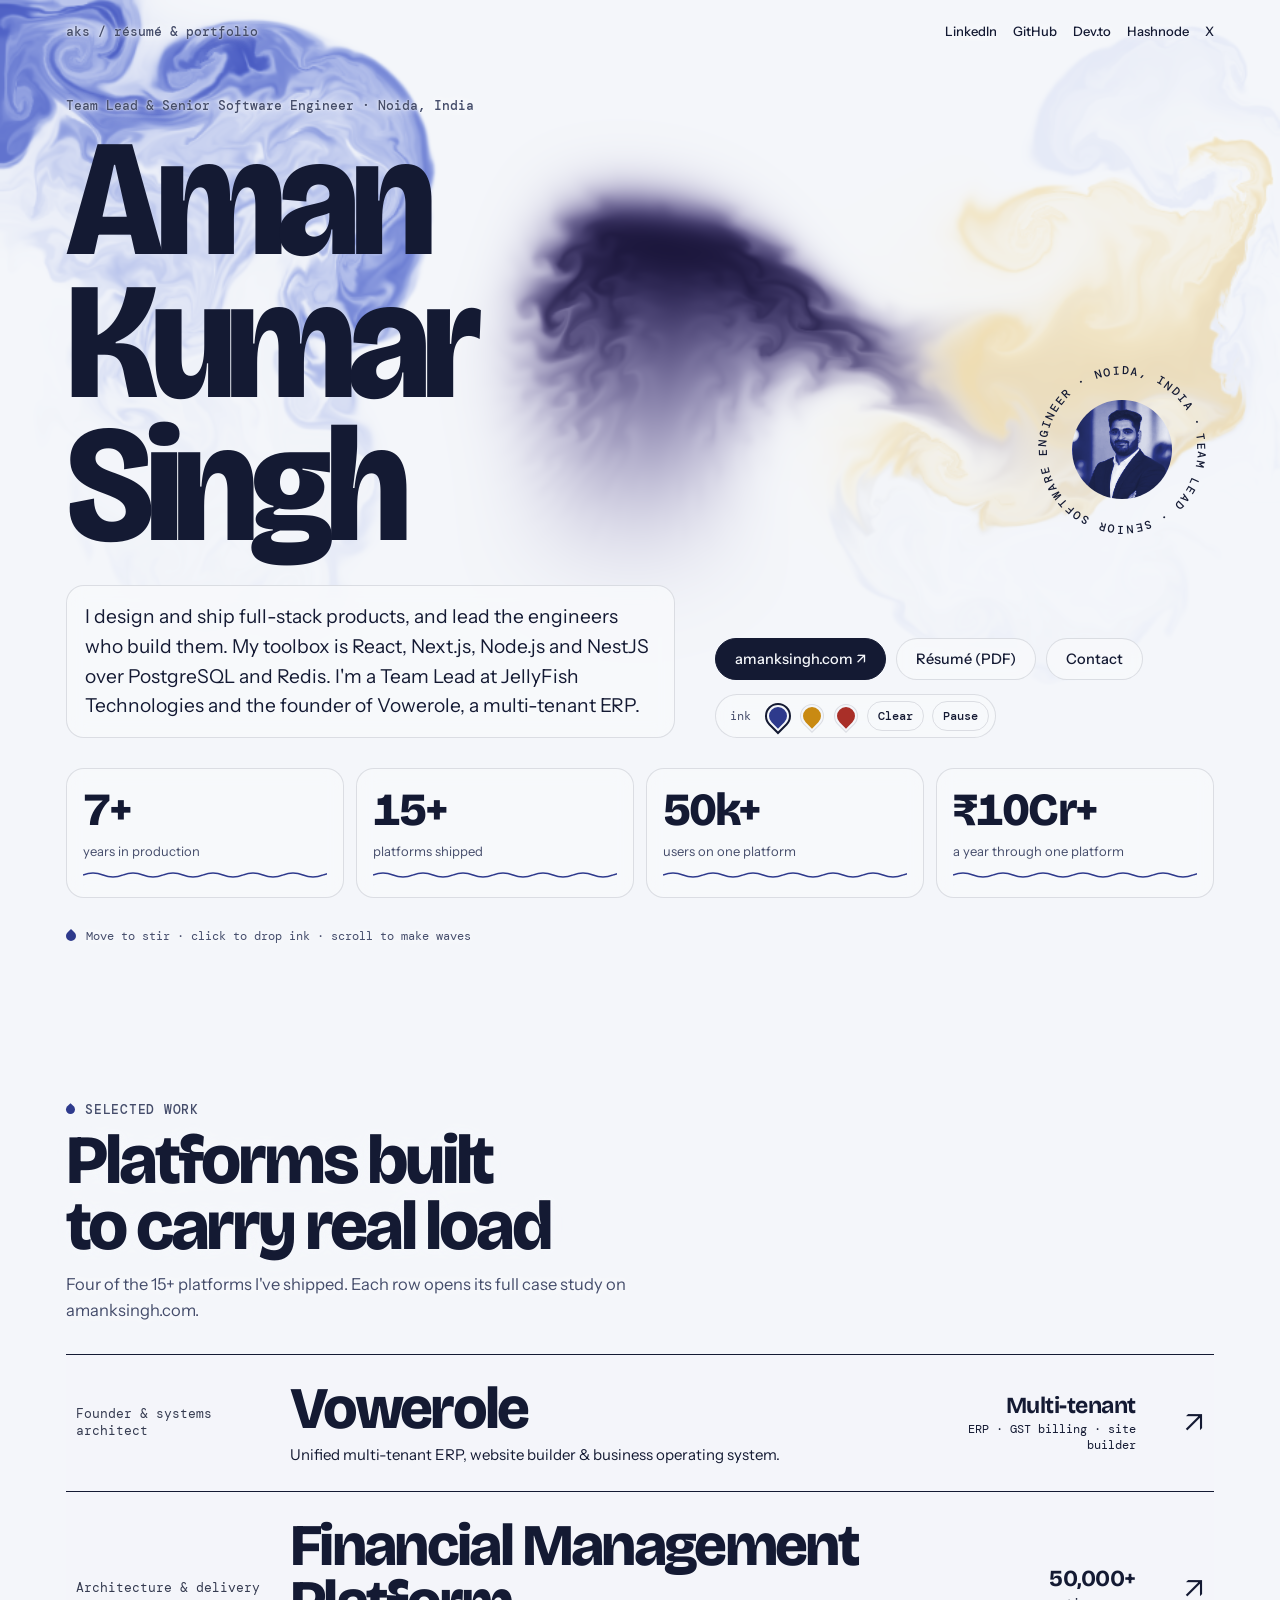
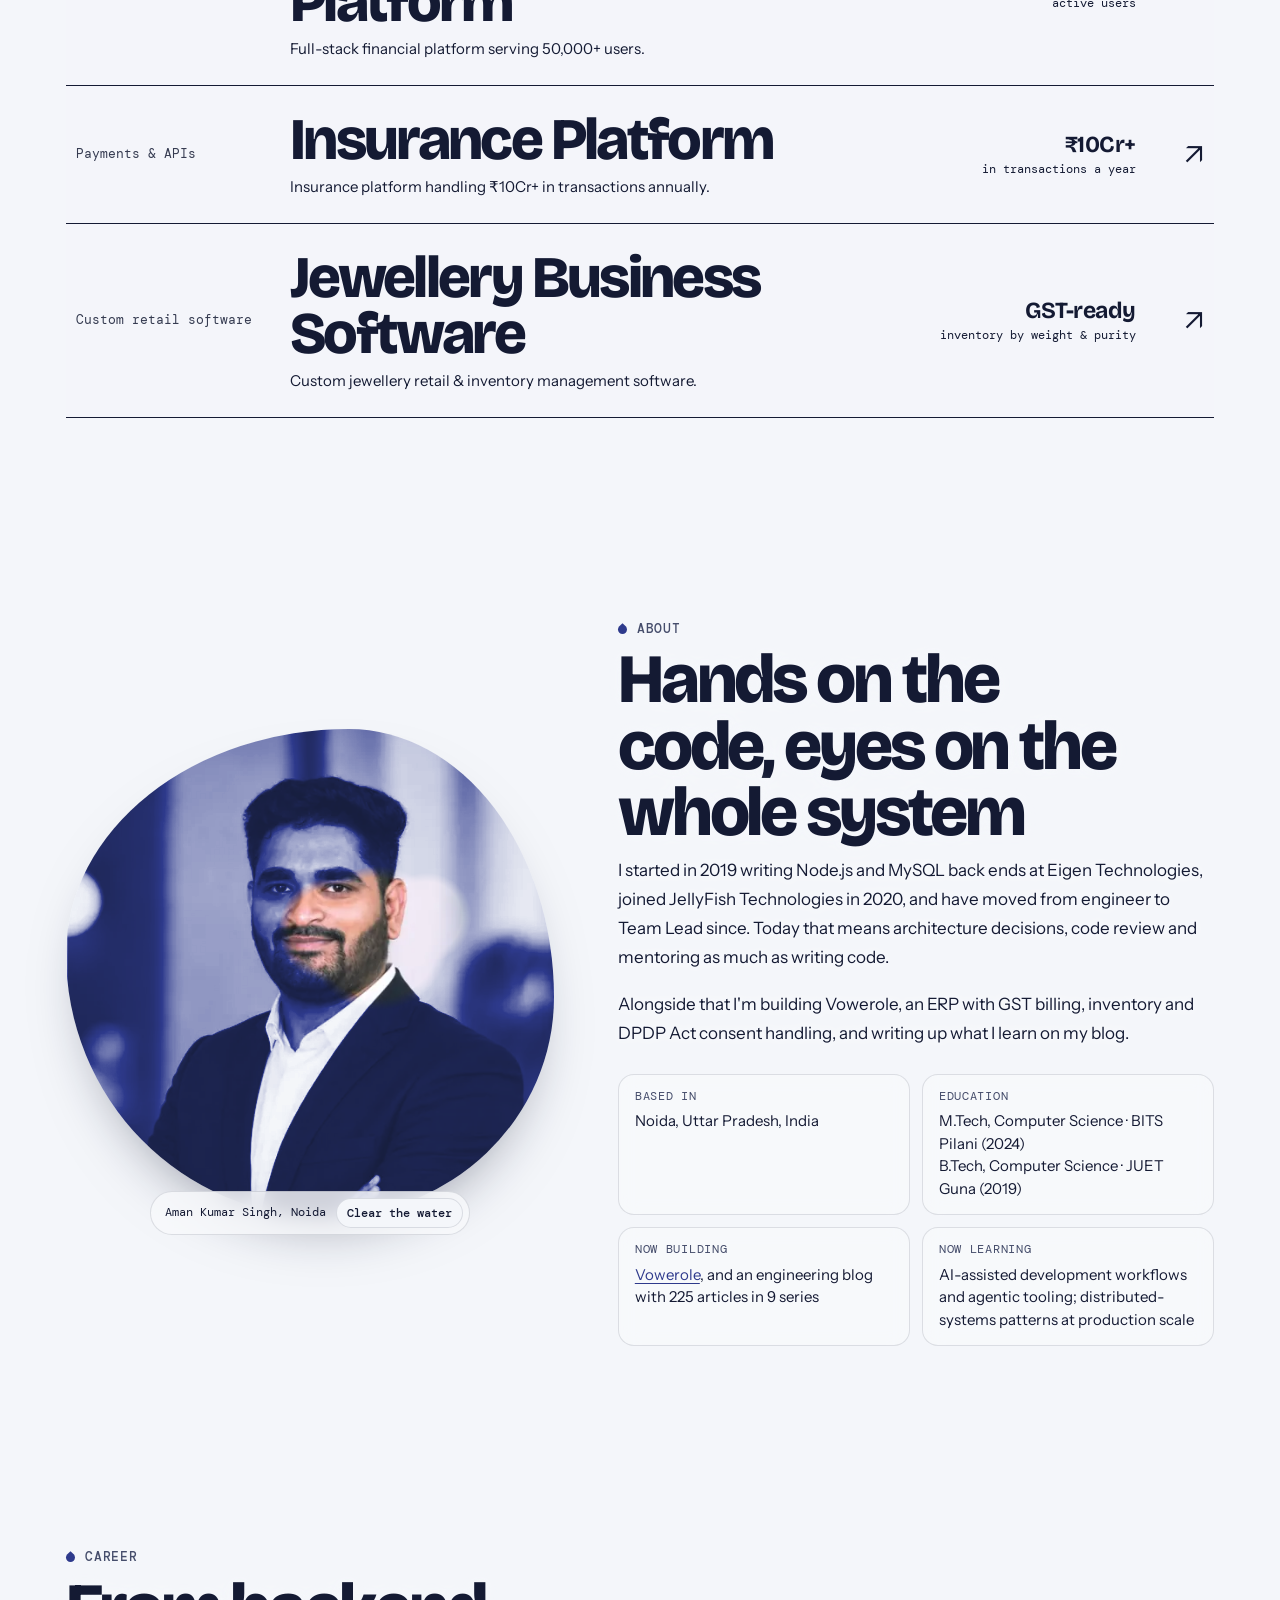
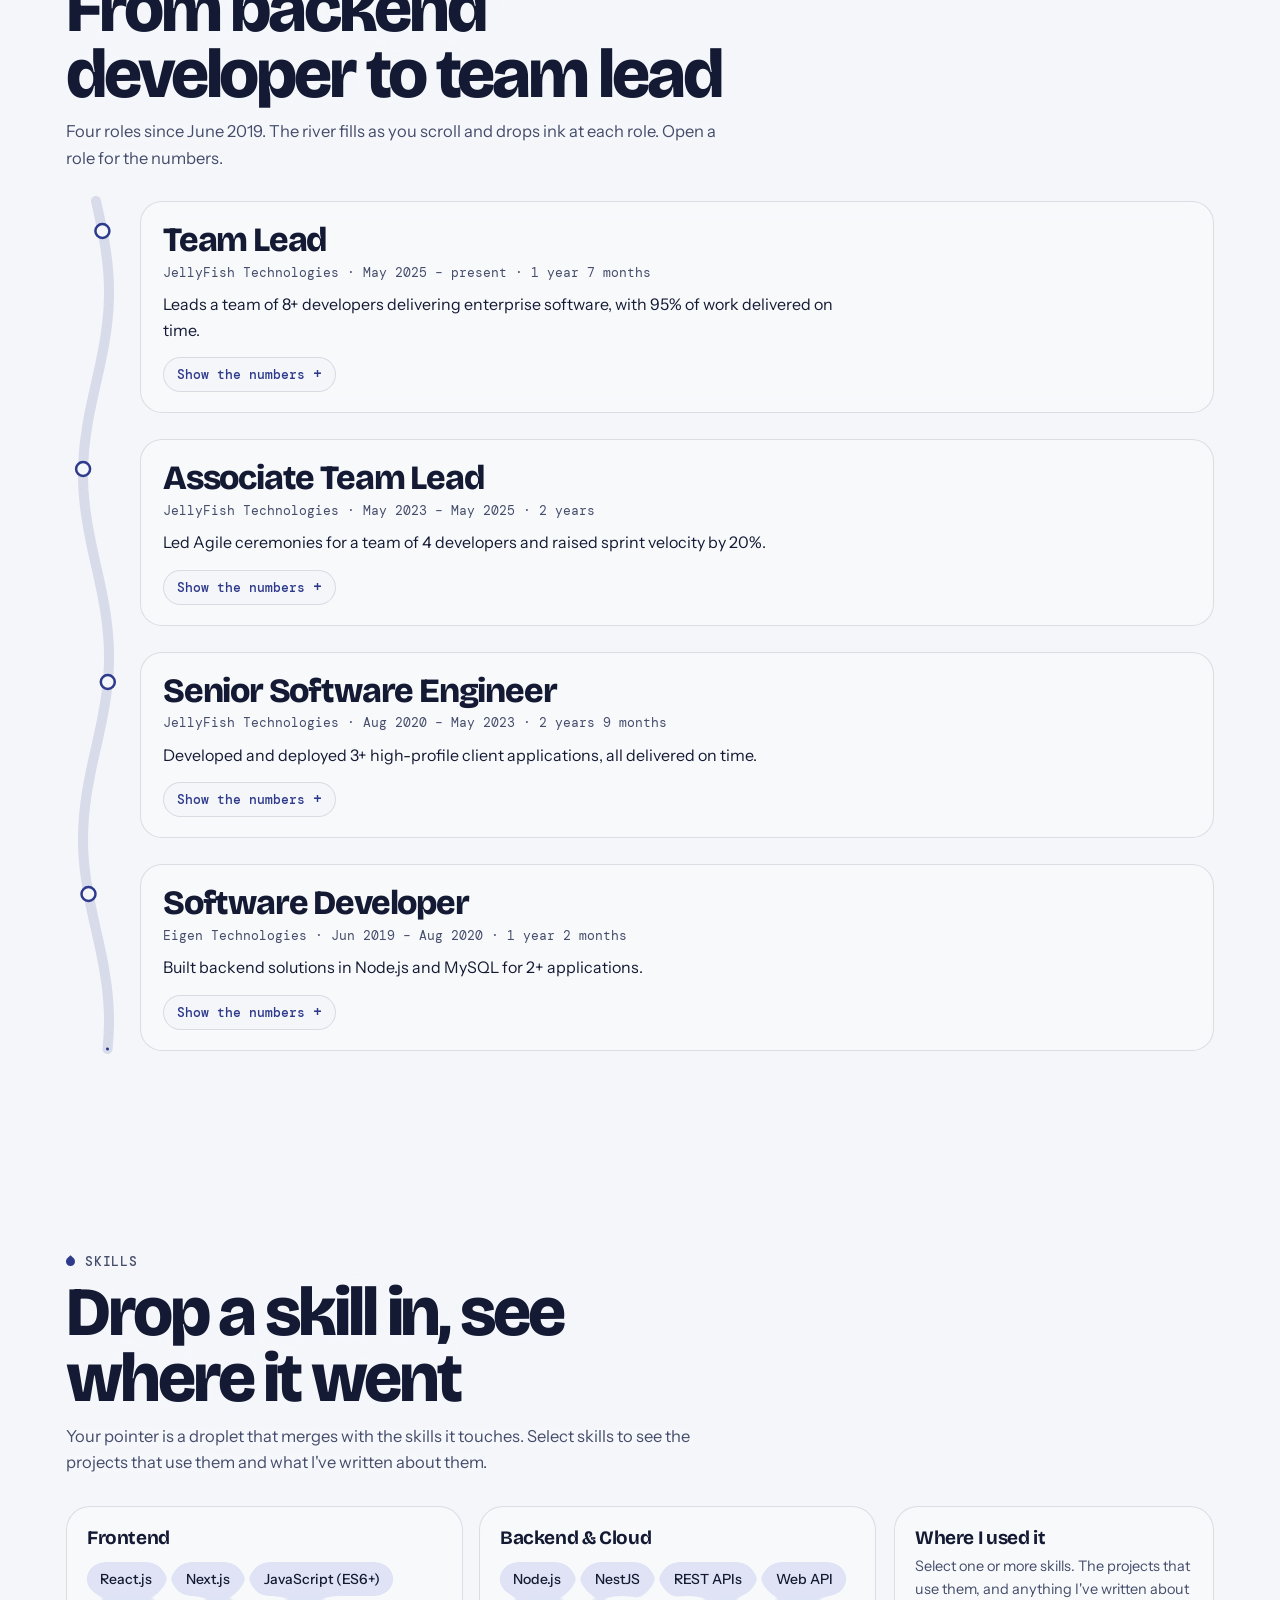
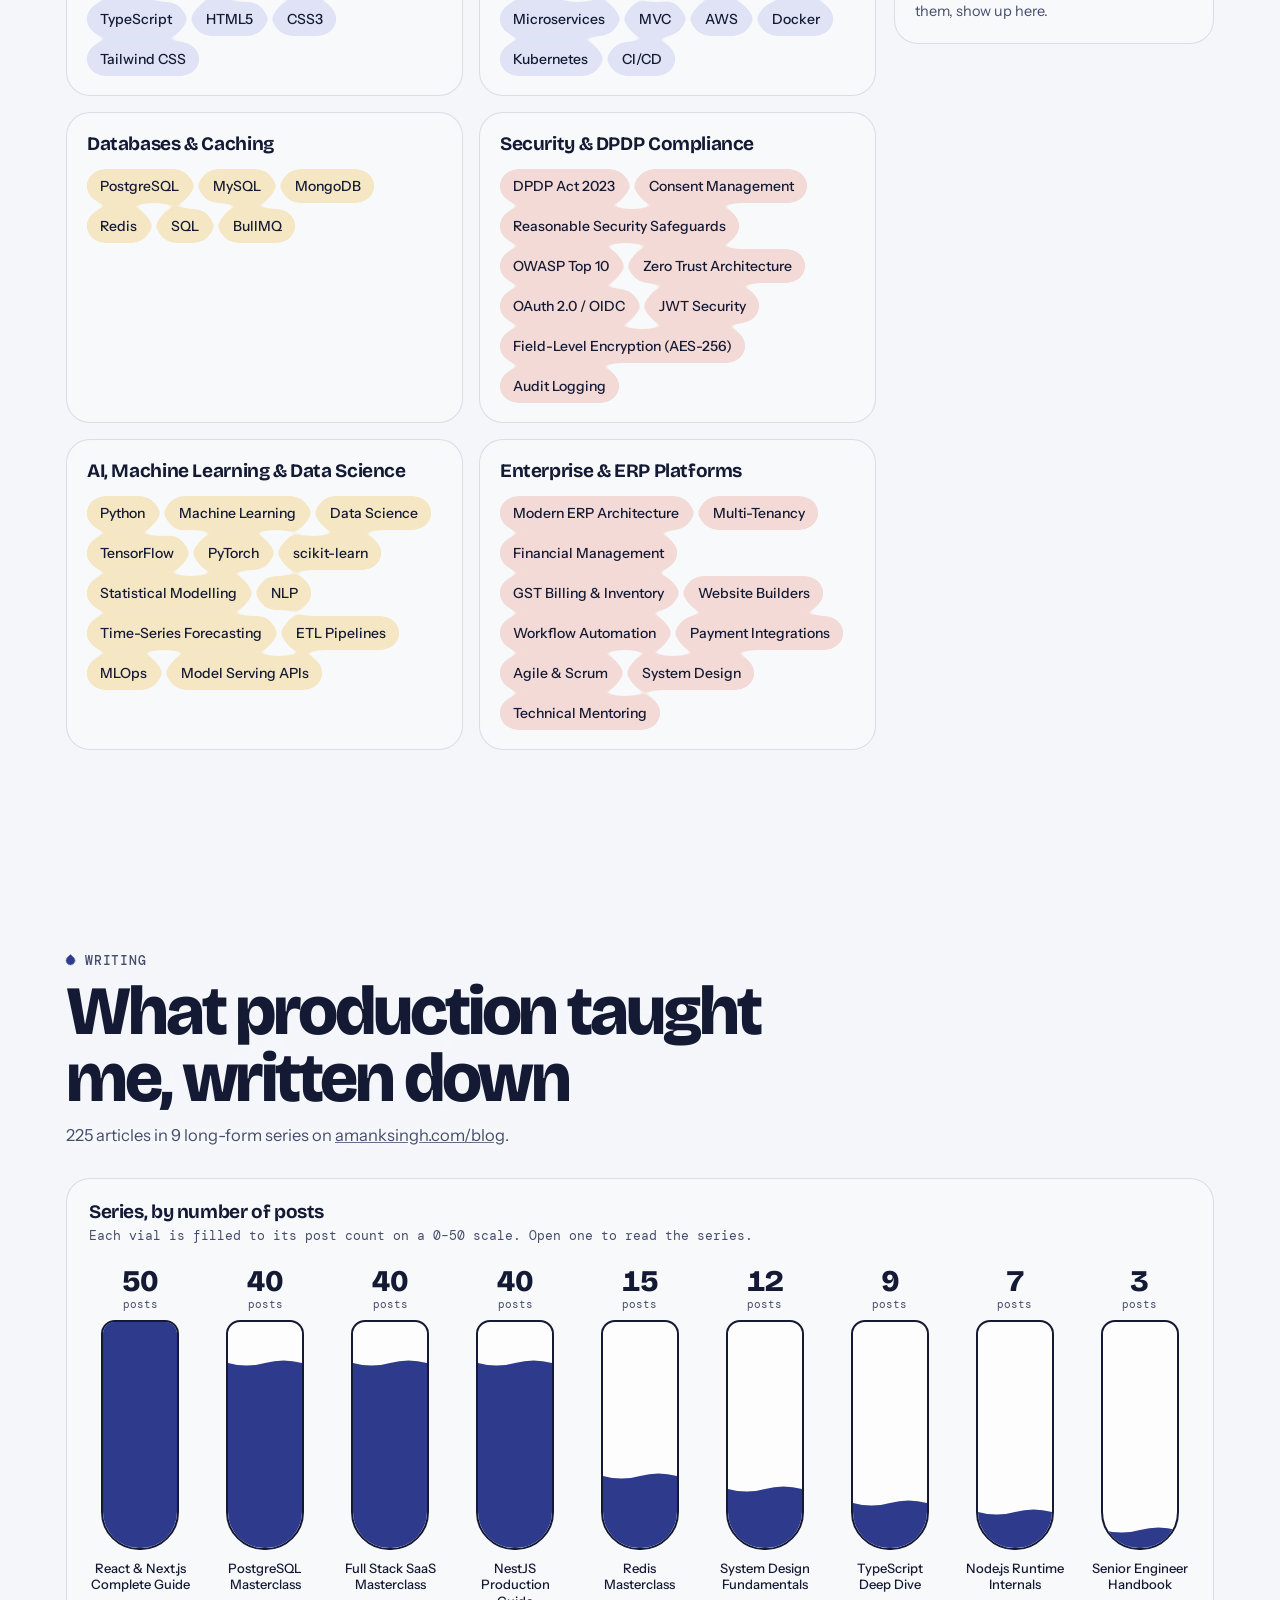
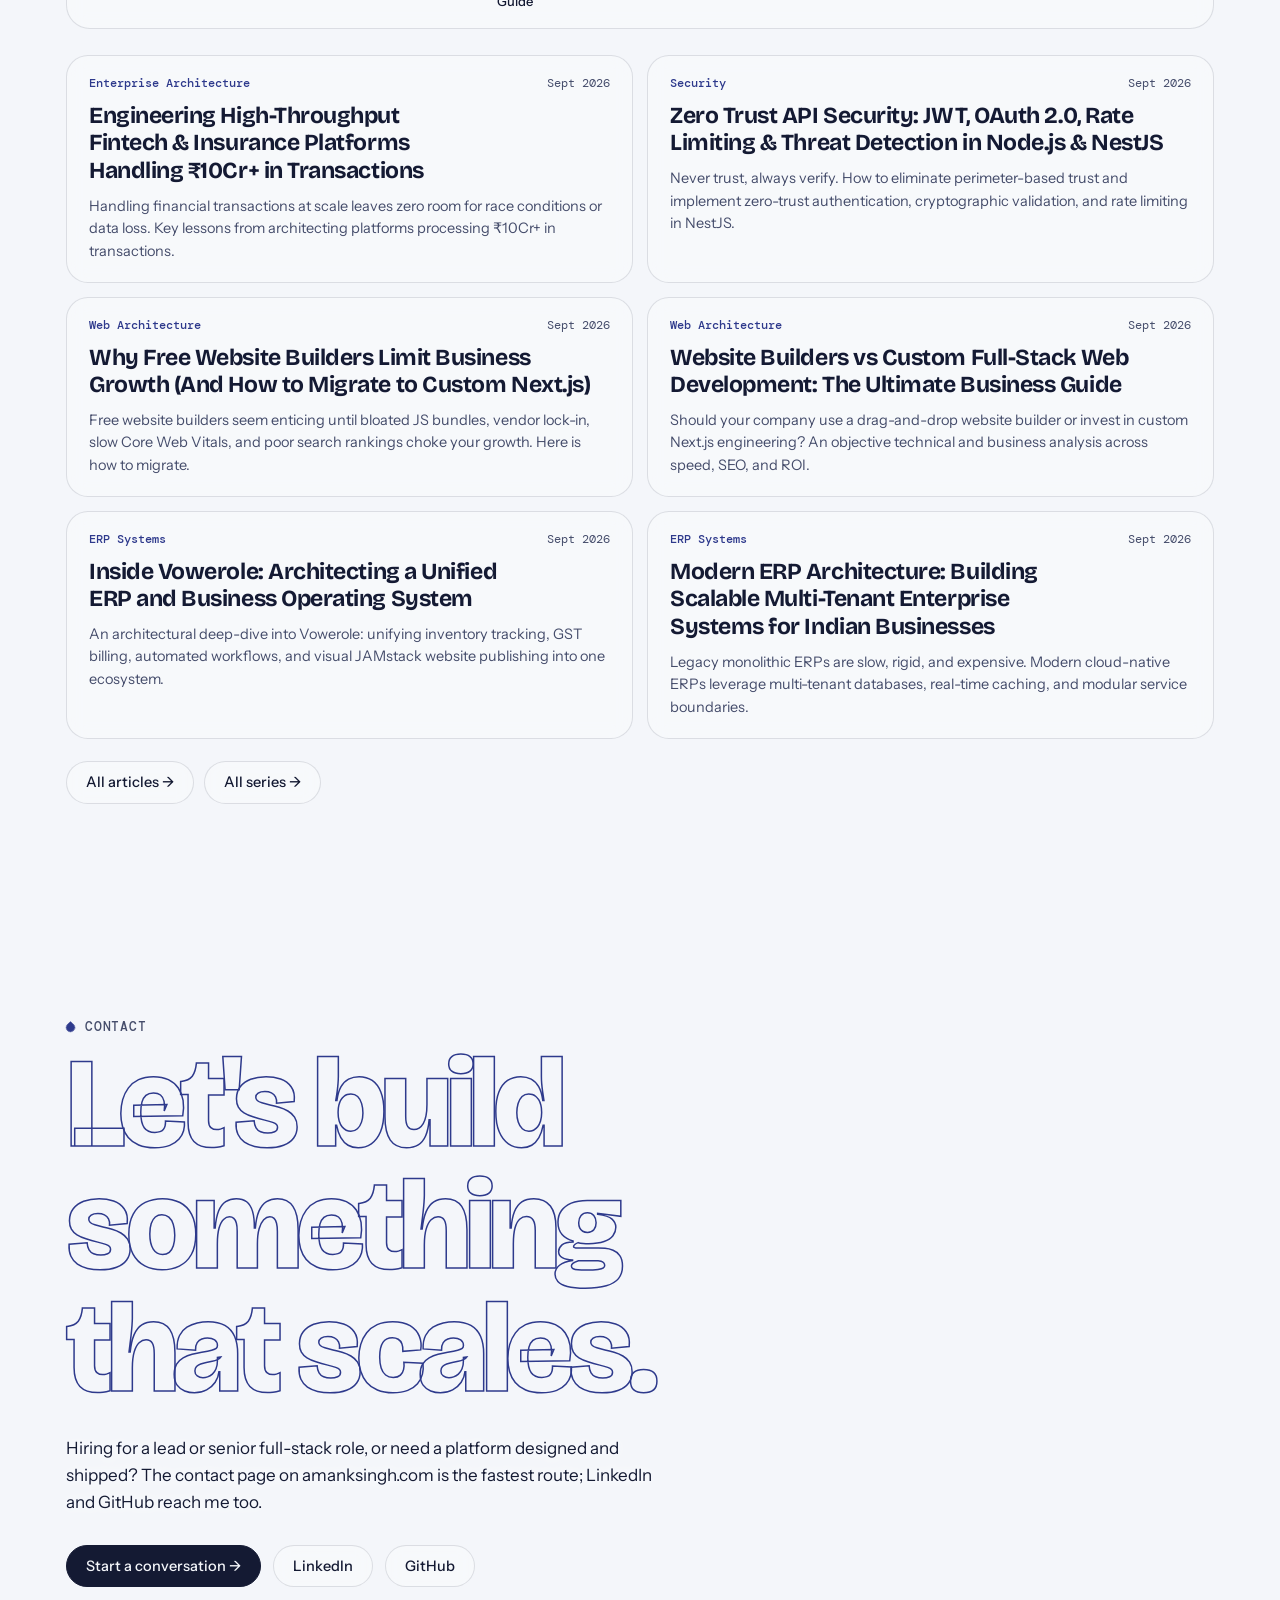
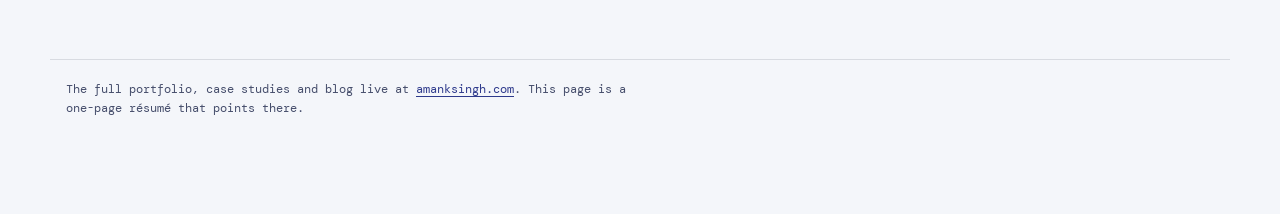
<file: index.html>
<!doctype html>
<html lang="en-IN">
<head>
<meta charset="utf-8">
<meta name="viewport" content="width=device-width,initial-scale=1,viewport-fit=cover">
<script>try{if(!matchMedia('(prefers-reduced-motion: reduce)').matches&&!sessionStorage.getItem('fl-seen'))document.documentElement.className='ld'}catch(e){}</script>
<title>Aman Kumar Singh – Résumé &amp; Portfolio | Team Lead, Noida</title>
<meta name="description" content="Aman Kumar Singh is a Team Lead and Senior Software Engineer in Noida, India. A one-page résumé and portfolio with selected work, career, skills and writing.">
<link rel="canonical" href="https://amansingh1501.github.io/">
<meta name="robots" content="index,follow,max-image-preview:large">
<meta name="author" content="Aman Kumar Singh">
<meta name="theme-color" content="#f4f6fa">
<meta name="color-scheme" content="light">
<meta property="og:type" content="profile">
<meta property="og:site_name" content="Aman Kumar Singh">
<meta property="og:locale" content="en_IN">
<meta property="og:url" content="https://amansingh1501.github.io/">
<meta property="og:title" content="Aman Kumar Singh – Résumé &amp; Portfolio | Team Lead, Noida">
<meta property="og:description" content="Aman Kumar Singh is a Team Lead and Senior Software Engineer in Noida, India. A one-page résumé and portfolio with selected work, career, skills and writing.">
<meta property="og:image" content="https://amansingh1501.github.io/assets/og.png">
<meta property="og:image:width" content="1200">
<meta property="og:image:height" content="630">
<meta property="og:image:alt" content="Aman Kumar Singh, Team Lead and Senior Software Engineer in Noida, India, on an ink-in-water background">
<meta property="profile:first_name" content="Aman">
<meta property="profile:last_name" content="Singh">
<meta name="twitter:card" content="summary_large_image">
<meta name="twitter:title" content="Aman Kumar Singh – Résumé &amp; Portfolio | Team Lead, Noida">
<meta name="twitter:description" content="Aman Kumar Singh is a Team Lead and Senior Software Engineer in Noida, India. A one-page résumé and portfolio with selected work, career, skills and writing.">
<meta name="twitter:image" content="https://amansingh1501.github.io/assets/og.png">
<meta name="twitter:image:alt" content="Aman Kumar Singh, Team Lead and Senior Software Engineer in Noida, India, on an ink-in-water background">
<link rel="me" href="https://github.com/amansingh1501">
<link rel="me" href="https://www.linkedin.com/in/amansingh1597/">
<link rel="icon" href="favicon.svg" type="image/svg+xml">
<link rel="preconnect" href="https://fonts.googleapis.com">
<link rel="preconnect" href="https://fonts.gstatic.com" crossorigin>
<link rel="stylesheet" href="https://fonts.googleapis.com/css2?family=Bricolage+Grotesque:opsz,wdth,wght@12..96,75..100,200..800&family=DM+Mono:wght@400;500&family=Instrument+Sans:wght@400;500;600&display=swap" media="print" onload="this.media='all'">
<noscript><link rel="stylesheet" href="https://fonts.googleapis.com/css2?family=Bricolage+Grotesque:opsz,wdth,wght@12..96,75..100,200..800&family=DM+Mono:wght@400;500&family=Instrument+Sans:wght@400;500;600&display=swap"></noscript>
<link rel="stylesheet" href="assets/site.css">
<script defer src="assets/site.js"></script>
<script type="application/ld+json">{"@context":"https://schema.org","@type":"ProfilePage","@id":"https://amansingh1501.github.io/#profilepage","url":"https://amansingh1501.github.io/","name":"Aman Kumar Singh – Résumé & Portfolio | Team Lead, Noida","description":"Aman Kumar Singh is a Team Lead and Senior Software Engineer in Noida, India. A one-page résumé and portfolio with selected work, career, skills and writing.","inLanguage":"en-IN","dateCreated":"2026-11-22","dateModified":"2026-11-22","primaryImageOfPage":{"@type":"ImageObject","url":"https://amansingh1501.github.io/assets/og.png","width":1200,"height":630},"about":{"@id":"https://amanksingh.com/#person"},"mainEntity":{"@type":"Person","@id":"https://amanksingh.com/#person","name":"Aman Kumar Singh","alternateName":["Aman Singh","Aman K Singh","Aman Kumar Singh","Aman","Aman Noida","Aman Singh Noida"],"givenName":"Aman","additionalName":"Kumar","familyName":"Singh","jobTitle":"Team Lead & Senior Software Engineer","url":"https://amanksingh.com","description":"Team Lead and Senior Software Engineer in Noida, India, building full-stack platforms with React, Next.js, Node.js and NestJS, and the founder of Vowerole.","image":{"@type":"ImageObject","url":"https://amanksingh.com/aman-kumar-singh.jpg","caption":"Aman Kumar Singh"},"sameAs":["https://www.linkedin.com/in/amansingh1597/","https://github.com/amansingh1501","https://github.com/aksingh-jft","https://dev.to/moose978","https://hashnode.com/@moose978","https://amanksinghin.hashnode.dev","https://medium.com/@aman97aman","https://x.com/aman15_i","https://stackexchange.com/users/9500102/aman-singh","https://g.dev/amanksingh0","https://www.instagram.com/a_k.singh15","https://www.facebook.com/moose978","https://about.me/amansingh","https://vowerole.com","https://vowerole.in","https://vowerole.co.in"],"knowsLanguage":["English","Hindi"],"worksFor":{"@type":"Organization","name":"JellyFish Technologies","url":"https://www.jellyfishtechnologies.com/","sameAs":["https://www.jellyfishtechnologies.com/","https://www.linkedin.com/company/teamjft/"]},"address":{"@type":"PostalAddress","addressLocality":"Noida","addressRegion":"Uttar Pradesh","addressCountry":"IN"},"alumniOf":[{"@type":"CollegeOrUniversity","name":"Birla Institute of Technology and Science, Pilani (BITS Pilani)"},{"@type":"CollegeOrUniversity","name":"Jaypee University of Engineering and Technology (JUET), Guna"}]}}</script>
</head>
<body>
<svg width="0" height="0" style="position:absolute" aria-hidden="true" focusable="false">
  <defs>
    <filter id="fl-goo"><feGaussianBlur in="SourceGraphic" stdDeviation="7" result="b"/><feColorMatrix in="b" mode="matrix" values="1 0 0 0 0  0 1 0 0 0  0 0 1 0 0  0 0 0 18 -7" result="g"/><feComposite in="SourceGraphic" in2="g" operator="atop"/></filter>
    <filter id="fl-goo2" x="-10%" y="-20%" width="120%" height="140%"><feGaussianBlur in="SourceGraphic" stdDeviation="6" result="b"/><feColorMatrix in="b" mode="matrix" values="1 0 0 0 0  0 1 0 0 0  0 0 1 0 0  0 0 0 20 -8" result="g"/><feComposite in="SourceGraphic" in2="g" operator="atop"/></filter>
    <filter id="fl-duo" color-interpolation-filters="sRGB"><feColorMatrix type="matrix" values=".3 .59 .11 0 0  .3 .59 .11 0 0  .3 .59 .11 0 0  0 0 0 1 0"/><feComponentTransfer><feFuncR type="table" tableValues="0.078 0.18 0.957"/><feFuncG type="table" tableValues="0.102 0.227 0.965"/><feFuncB type="table" tableValues="0.2 0.549 0.98"/></feComponentTransfer></filter>
    <filter id="fl-ripple" x="-5%" y="-20%" width="110%" height="140%"><feTurbulence type="turbulence" baseFrequency="0.012 0.06" numOctaves="1" seed="2" result="t"><animate attributeName="baseFrequency" dur="5s" values="0.012 0.06;0.018 0.085;0.012 0.06" repeatCount="indefinite"/></feTurbulence><feDisplacementMap in="SourceGraphic" in2="t" scale="9" xChannelSelector="R" yChannelSelector="G"/></filter>
  </defs>
</svg>
<a class="skip" href="#work">Skip to selected work</a>
<canvas id="fl-canvas" aria-hidden="true"></canvas>
<div class="fl-fallback" aria-hidden="true"></div>
<div class="fl-cursor" id="fl-cursor" aria-hidden="true"><span></span></div>
<div class="fl-peek" id="fl-peek" aria-hidden="true"><b></b><small></small></div>
<div class="fl-loader" id="fl-loader" aria-hidden="true">
  <div class="fl-ld">
    <div class="fl-ld-stage"><i class="drop"></i><i class="ring r1"></i><i class="ring r2"></i><i class="ring r3"></i></div>
    <p class="fl-ld-name">Aman Kumar Singh</p>
    <p class="fl-ld-pct">steeping <b id="fl-pct">0</b>%</p>
  </div>
  <p class="skipmsg">click or press any key to skip</p>
</div>

<nav class="fl-dock fl-glass" id="fl-dock" aria-label="Sections">
  <div class="fl-dock-links" id="fl-dock-links">
    <div class="fl-dock-goo" aria-hidden="true"><i class="t"></i><i class="h"></i></div>
    <a href="#work">Work</a><a href="#about">About</a><a href="#career">Career</a><a href="#skills">Skills</a><a href="#writing">Writing</a><a href="#contact">Contact</a>
  </div>
  <span class="fl-dock-sep" aria-hidden="true"></span>
  <div class="fl-dock-ctrl" data-tools hidden>
    <div role="group" aria-label="Ink colour" style="display:flex;gap:6px">
            <button class="fl-swatch" type="button" aria-pressed="true" data-ink="indigo" style="--c:var(--indigo)" aria-label="Indigo ink" title="Indigo"></button>
            <button class="fl-swatch" type="button" aria-pressed="false" data-ink="turmeric" style="--c:var(--turmeric)" aria-label="Turmeric ink" title="Turmeric"></button>
            <button class="fl-swatch" type="button" aria-pressed="false" data-ink="madder" style="--c:var(--madder)" aria-label="Madder ink" title="Madder"></button>
    </div>
    <button class="fl-chip" type="button" data-act="clear">Clear</button>
    <button class="fl-chip" type="button" data-act="pause" aria-pressed="false">Pause</button>
  </div>
</nav>

<div class="fl-content" id="fl-content">
  <header class="wrap fl-hero" id="top">
    <div class="fl-top">
      <span class="fl-mark halo">aks / résumé &amp; portfolio</span>
      <ul class="fl-social halo" aria-label="Profiles">
        <li><a href="https://www.linkedin.com/in/amansingh1597/" rel="me" data-cursor="LinkedIn">LinkedIn</a></li>
        <li><a href="https://github.com/amansingh1501" rel="me" data-cursor="GitHub">GitHub</a></li>
        <li><a href="https://dev.to/moose978" data-cursor="Dev.to">Dev.to</a></li>
        <li><a href="https://amanksinghin.hashnode.dev" data-cursor="Hashnode">Hashnode</a></li>
        <li><a href="https://x.com/aman15_i" data-cursor="X">X</a></li>
      </ul>
    </div>
    <div class="fl-hero-grid">
      <div>
        <p class="fl-kicker halo">Team Lead &amp; Senior Software Engineer · Noida, India</p>
        <h1 class="fl-name" id="name"><span class="sr">Aman Kumar Singh</span><span aria-hidden="true" id="fl-letters"><span class="ln"><span class="ch">A</span><span class="ch">m</span><span class="ch">a</span><span class="ch">n</span></span><span class="ln"><span class="ch">K</span><span class="ch">u</span><span class="ch">m</span><span class="ch">a</span><span class="ch">r</span></span><span class="ln"><span class="ch">S</span><span class="ch">i</span><span class="ch">n</span><span class="ch">g</span><span class="ch">h</span></span></span></h1>
      </div>
      <a class="fl-badge" id="fl-badge" href="#about" data-cursor="Meet me" aria-label="About Aman Kumar Singh">
        <picture><source type="image/webp" srcset="assets/aman-kumar-singh-560.webp"><img src="assets/aman-kumar-singh-560.jpg" width="560" height="560" alt="Portrait of Aman Kumar Singh" decoding="async"></picture>
        <svg viewBox="0 0 200 200" aria-hidden="true"><defs><path id="fl-ring" d="M100,100 m-82,0 a82,82 0 1,1 164,0 a82,82 0 1,1 -164,0"/></defs>
          <g id="fl-ring-g"><text><textPath href="#fl-ring" textLength="508" lengthAdjust="spacing">TEAM LEAD · SENIOR SOFTWARE ENGINEER · NOIDA, INDIA ·</textPath></text></g></svg>
      </a>
    </div>
    <div class="fl-row">
      <p class="fl-lede fl-glass">I design and ship full-stack products, and lead the engineers who build them. My toolbox is React, Next.js, Node.js and NestJS over PostgreSQL and Redis. I'm a Team Lead at JellyFish Technologies and the founder of Vowerole, a multi-tenant ERP.</p>
      <div class="fl-side">
        <div class="fl-cta">
          <a class="fl-btn mag" href="https://amanksingh.com" data-cursor="Full site"><span>amanksingh.com ↗</span></a>
          <a class="fl-btn ghost mag" href="https://amanksingh.com/Aman-Kumar-Singh-Resume.pdf" data-cursor="PDF"><span>Résumé (PDF)</span></a>
          <a class="fl-btn ghost mag" href="#contact" data-cursor="Say hi"><span>Contact</span></a>
        </div>
        <div class="fl-tools fl-glass" role="group" aria-label="Water controls" data-tools hidden>
          <span class="lbl" aria-hidden="true">ink</span>
            <button class="fl-swatch" type="button" aria-pressed="true" data-ink="indigo" style="--c:var(--indigo)" aria-label="Indigo ink" title="Indigo"></button>
            <button class="fl-swatch" type="button" aria-pressed="false" data-ink="turmeric" style="--c:var(--turmeric)" aria-label="Turmeric ink" title="Turmeric"></button>
            <button class="fl-swatch" type="button" aria-pressed="false" data-ink="madder" style="--c:var(--madder)" aria-label="Madder ink" title="Madder"></button>
          <button class="fl-chip" type="button" data-act="clear">Clear</button>
          <button class="fl-chip" type="button" data-act="pause" aria-pressed="false">Pause</button>
        </div>
      </div>
    </div>
    <dl class="fl-stats" data-io>
      <div class="fl-glass"><dt>years in production</dt><dd data-years-short>7+</dd><span class="wv" aria-hidden="true"></span></div>
      <div class="fl-glass"><dt>platforms shipped</dt><dd>15+</dd><span class="wv" aria-hidden="true"></span></div>
      <div class="fl-glass"><dt>users on one platform</dt><dd>50k+</dd><span class="wv" aria-hidden="true"></span></div>
      <div class="fl-glass"><dt>a year through one platform</dt><dd>₹10Cr+</dd><span class="wv" aria-hidden="true"></span></div>
    </dl>
    <p class="fl-hint halo" id="fl-hint" style="min-height:2.8em"><i aria-hidden="true"></i><span>A still ink wash sits behind this page.</span></p>
  </header>

  <main id="main">
    <section class="wrap fl-sec" id="work" aria-labelledby="work-h">
      <p class="fl-eyebrow">Selected work</p>
      <h2 class="fl-h halo" id="work-h">Platforms built to carry real load</h2>
      <p class="fl-sub halo">Four of the 15+ platforms I've shipped. Each row opens its full case study on amanksingh.com.</p>
      <ul class="fl-work" id="fl-worklist">
        <li><a class="fl-wrow ink-indigo" href="https://amanksingh.com/projects/vowerole" data-i="0" data-slug="vowerole" data-cursor="Open" data-cv="indigo indigo turmeric">
          <span class="fill" aria-hidden="true"></span>
          <span class="k">Founder &amp; systems architect</span>
          <span><span class="nm">Vowerole</span><span class="tg">Unified multi-tenant ERP, website builder &amp; business operating system.</span></span>
          <span class="mt">Multi-tenant<small>ERP · GST billing · site builder</small></span>
          <span class="ar" aria-hidden="true">↗</span></a></li>
        <li><a class="fl-wrow ink-madder" href="https://amanksingh.com/projects/financial-management-platform" data-i="1" data-slug="financial-management-platform" data-cursor="Open" data-cv="madder indigo madder">
          <span class="fill" aria-hidden="true"></span>
          <span class="k">Architecture &amp; delivery</span>
          <span><span class="nm">Financial Management Platform</span><span class="tg">Full-stack financial platform serving 50,000+ users.</span></span>
          <span class="mt">50,000+<small>active users</small></span>
          <span class="ar" aria-hidden="true">↗</span></a></li>
        <li><a class="fl-wrow ink-turmeric" href="https://amanksingh.com/projects/insurance-platform" data-i="2" data-slug="insurance-platform" data-cursor="Open" data-cv="turmeric madder turmeric">
          <span class="fill" aria-hidden="true"></span>
          <span class="k">Payments &amp; APIs</span>
          <span><span class="nm">Insurance Platform</span><span class="tg">Insurance platform handling ₹10Cr+ in transactions annually.</span></span>
          <span class="mt">₹10Cr+<small>in transactions a year</small></span>
          <span class="ar" aria-hidden="true">↗</span></a></li>
        <li><a class="fl-wrow ink-indigo" href="https://amanksingh.com/projects/mohit-gems-jewellers" data-i="3" data-slug="mohit-gems-jewellers" data-cursor="Open" data-cv="indigo turmeric indigo">
          <span class="fill" aria-hidden="true"></span>
          <span class="k">Custom retail software</span>
          <span><span class="nm">Jewellery Business Software</span><span class="tg">Custom jewellery retail &amp; inventory management software.</span></span>
          <span class="mt">GST-ready<small>inventory by weight &amp; purity</small></span>
          <span class="ar" aria-hidden="true">↗</span></a></li>
      </ul>
    </section>

    <section class="wrap fl-sec" id="about" aria-labelledby="about-h">
      <div class="fl-about">
        <figure class="fl-portrait" id="fl-portrait" data-cursor="Reveal">
          <div class="frame">
            <picture><source type="image/webp" srcset="assets/aman-kumar-singh-560.webp"><img class="duo" src="assets/aman-kumar-singh-560.jpg" width="560" height="560" alt="Aman Kumar Singh, a bearded man with short dark hair, smiling slightly in a dark blazer and white shirt with his arms crossed" loading="lazy" decoding="async"></picture>
            <div class="col" id="fl-col" aria-hidden="true"><picture><source type="image/webp" srcset="assets/aman-kumar-singh-560.webp"><img src="assets/aman-kumar-singh-560.jpg" width="560" height="560" alt="" loading="lazy" decoding="async"></picture></div>
          </div>
          <figcaption class="fl-glass"><span>Aman Kumar Singh, Noida</span></figcaption>
        </figure>
        <div class="fl-about-copy">
          <p class="fl-eyebrow">About</p>
          <h2 class="fl-h halo" id="about-h">Hands on the code, eyes on the whole system</h2>
          <p class="body halo">I started in 2019 writing Node.js and MySQL back ends at Eigen Technologies, joined JellyFish Technologies in 2020, and have moved from engineer to Team Lead since. Today that means architecture decisions, code review and mentoring as much as writing code.</p>
          <p class="body halo">Alongside that I'm building Vowerole, an ERP with GST billing, inventory and DPDP Act consent handling, and writing up what I learn on my blog.</p>
          <dl class="fl-facts">
            <div class="fl-glass"><dt>Based in</dt><dd>Noida, Uttar Pradesh, India</dd></div>
            <div class="fl-glass"><dt>Education</dt><dd>M.Tech, Computer Science · BITS Pilani (2024)<br>B.Tech, Computer Science · JUET Guna (2019)</dd></div>
            <div class="fl-glass"><dt>Now building</dt><dd><a href="https://vowerole.com">Vowerole</a>, and an engineering blog with 225 articles in 9 series</dd></div>
            <div class="fl-glass"><dt>Now learning</dt><dd>AI-assisted development workflows and agentic tooling; distributed-systems patterns at production scale</dd></div>
          </dl>
        </div>
      </div>
    </section>

    <section class="wrap fl-sec" id="career" aria-labelledby="career-h">
      <p class="fl-eyebrow">Career</p>
      <h2 class="fl-h halo" id="career-h">From backend developer to team lead</h2>
      <p class="fl-sub halo">Four roles since June 2019. The river fills as you scroll and drops ink at each role. Open a role for the numbers.</p>
      <div class="fl-river" id="fl-river">
        <svg aria-hidden="true"><path class="bed"/><path class="flow"/><g class="nodes"></g></svg>
        <ol class="fl-roles" id="fl-roles">
        <li class="fl-role fl-glass" data-id="r0">
          <h3>Team Lead</h3>
          <p class="when">JellyFish Technologies · <time datetime="2025-05">May 2025</time> – present <span data-since="2025-05"></span></p>
          <p class="d">Leads a team of 8+ developers delivering enterprise software, with 95% of work delivered on time.</p>
          <details><summary>Show the numbers</summary><div class="fl-role-detail">
            <dl><div><dt>Team size</dt><dd>8+ engineers</dd></div><div><dt>On-time delivery</dt><dd>95%</dd></div><div><dt>System performance</dt><dd>+35%</dd></div><div><dt>Code defects</dt><dd>−25%</dd></div><div><dt>Mentees</dt><dd>5+</dd></div></dl>
            <ul><li>Architects and ships scalable microservices; system performance is up 35%.</li><li>Primary technical liaison between project management, stakeholders and clients.</li><li>Sets and enforces coding standards, cutting code defects by 25%.</li><li>Mentors 5+ junior developers through structured code reviews and pair programming.</li><li>Drives Agile ceremonies: sprint planning, daily standups and retrospectives.</li></ul></div></details></li>
        <li class="fl-role fl-glass" data-id="r1">
          <h3>Associate Team Lead</h3>
          <p class="when">JellyFish Technologies · <time datetime="2023-05">May 2023</time> – <time datetime="2025-05">May 2025</time> · 2 years</p>
          <p class="d">Led Agile ceremonies for a team of 4 developers and raised sprint velocity by 20%.</p>
          <details><summary>Show the numbers</summary><div class="fl-role-detail">
            <dl><div><dt>Sprint velocity</dt><dd>+20%</dd></div><div><dt>Full-stack apps</dt><dd>10+</dd></div><div><dt>Platform users</dt><dd>50,000+</dd></div><div><dt>Code-quality scores</dt><dd>+30%</dd></div><div><dt>Insurance volume</dt><dd>₹10Cr+ a year</dd></div></dl>
            <ul><li>Built and maintained 10+ full-stack applications with React.js, Node.js and TypeScript.</li><li>Contributed to architecture decisions for a financial-management platform serving 50,000+ users.</li><li>Introduced code-review processes that lifted code-quality scores by 30%.</li><li>Delivered an insurance platform handling ₹10Cr+ in transactions annually.</li></ul></div></details></li>
        <li class="fl-role fl-glass" data-id="r2">
          <h3>Senior Software Engineer</h3>
          <p class="when">JellyFish Technologies · <time datetime="2020-08">Aug 2020</time> – <time datetime="2023-05">May 2023</time> · 2 years 9 months</p>
          <p class="d">Developed and deployed 3+ high-profile client applications, all delivered on time.</p>
          <details><summary>Show the numbers</summary><div class="fl-role-detail">
            <dl><div><dt>API response time</dt><dd>−40%</dd></div><div><dt>Uptime</dt><dd>99.5%</dd></div><div><dt>Issues resolved with QA</dt><dd>200+</dd></div><div><dt>On-time delivery</dt><dd>100%</dd></div><div><dt>Engineers hired</dt><dd>10+</dd></div></dl>
            <ul><li>Optimised performance, cutting API response times by 40%.</li><li>Worked with QA to resolve 200+ issues while holding 99.5% uptime.</li><li>Implemented RESTful APIs and microservices for scalable backends.</li><li>Took part in technical interviews, contributing to the hiring of 10+ engineers.</li></ul></div></details></li>
        <li class="fl-role fl-glass" data-id="r3">
          <h3>Software Developer</h3>
          <p class="when">Eigen Technologies · <time datetime="2019-06">Jun 2019</time> – <time datetime="2020-08">Aug 2020</time> · 1 year 2 months</p>
          <p class="d">Built backend solutions in Node.js and MySQL for 2+ applications.</p>
          <details><summary>Show the numbers</summary><div class="fl-role-detail">
            <dl><div><dt>Stack</dt><dd>Node.js · MySQL</dd></div><div><dt>Applications</dt><dd>2+</dd></div><div><dt>Onboarding time</dt><dd>−25%</dd></div></dl>
            <ul><li>Worked with cross-functional teams to define and deliver project specifications on schedule.</li><li>Established coding best practices through active participation in code reviews.</li><li>Improved documentation standards, reducing new-developer onboarding time by 25%.</li></ul></div></details></li>
        </ol>
      </div>
    </section>

    <section class="wrap fl-sec" id="skills" aria-labelledby="skills-h">
      <p class="fl-eyebrow">Skills</p>
      <h2 class="fl-h halo" id="skills-h">Drop a skill in, see where it went</h2>
      <p class="fl-sub halo">Your pointer is a droplet that merges with the skills it touches. Select skills to see the projects that use them and what I've written about them.</p>
      <div class="fl-skills">
        <div class="fl-drops" id="fl-dropgrid">
        <div class="fl-drop fl-glass ink-indigo"><h3>Frontend</h3><div class="fl-field"><ul class="lbl"><li><span class="sk" data-p="vowerole financial-management-platform mohit-gems-jewellers" data-w="React &amp; Next.js Complete Guide · 50 posts|/series/react-nextjs-complete-guide">React.js</span></li><li><span class="sk" data-p="vowerole" data-w="React &amp; Next.js Complete Guide · 50 posts|/series/react-nextjs-complete-guide">Next.js</span></li><li><span class="sk">JavaScript (ES6+)</span></li><li><span class="sk" data-p="financial-management-platform mohit-gems-jewellers" data-w="TypeScript Deep Dive · 9 posts|/series/typescript-deep-dive">TypeScript</span></li><li><span class="sk">HTML5</span></li><li><span class="sk">CSS3</span></li><li><span class="sk" data-p="" data-w="Styling with Tailwind CSS|/blog/styling-with-tailwind-css">Tailwind CSS</span></li></ul></div></div>
        <div class="fl-drop fl-glass ink-indigo"><h3>Backend &amp; Cloud</h3><div class="fl-field"><ul class="lbl"><li><span class="sk" data-p="vowerole financial-management-platform insurance-platform mohit-gems-jewellers" data-w="Node.js Runtime Internals · 7 posts|/series/nodejs-runtime-internals">Node.js</span></li><li><span class="sk" data-p="vowerole insurance-platform" data-w="NestJS Production Guide · 40 posts|/series/nestjs-production-guide">NestJS</span></li><li><span class="sk" data-p="insurance-platform mohit-gems-jewellers" data-w="">REST APIs</span></li><li><span class="sk">Web API</span></li><li><span class="sk" data-p="financial-management-platform insurance-platform" data-w="System Design Fundamentals · 12 posts|/series/system-design-fundamentals;Microservices with NestJS|/blog/nestjs-microservices">Microservices</span></li><li><span class="sk">MVC</span></li><li><span class="sk" data-p="vowerole financial-management-platform insurance-platform" data-w="">AWS</span></li><li><span class="sk" data-p="vowerole" data-w="Setting Up Docker for Local Development|/blog/docker-local-development-setup">Docker</span></li><li><span class="sk" data-p="" data-w="Health Checks and Readiness Probes|/blog/nestjs-health-checks-readiness">Kubernetes</span></li><li><span class="sk" data-p="" data-w="Setting Up CI/CD for a Full Stack Monorepo|/blog/cicd-fullstack-monorepo">CI/CD</span></li></ul></div></div>
        <div class="fl-drop fl-glass ink-turmeric"><h3>Databases &amp; Caching</h3><div class="fl-field"><ul class="lbl"><li><span class="sk" data-p="vowerole insurance-platform" data-w="PostgreSQL Masterclass · 40 posts|/series/postgresql-masterclass">PostgreSQL</span></li><li><span class="sk" data-p="mohit-gems-jewellers" data-w="">MySQL</span></li><li><span class="sk">MongoDB</span></li><li><span class="sk" data-p="vowerole insurance-platform" data-w="Redis Masterclass · 15 posts|/series/redis-masterclass">Redis</span></li><li><span class="sk" data-p="" data-w="PostgreSQL Masterclass · 40 posts|/series/postgresql-masterclass">SQL</span></li><li><span class="sk" data-p="" data-w="Background Jobs with BullMQ|/blog/nestjs-background-jobs-bullmq">BullMQ</span></li></ul></div></div>
        <div class="fl-drop fl-glass ink-madder"><h3>Security &amp; DPDP Compliance</h3><div class="fl-field"><ul class="lbl"><li><span class="sk" data-p="vowerole" data-w="DPDP Act 2023: The Complete Technical &amp; Engineering Compliance Guide for Indian Businesses|/blog/dpdp-act-2023-compliance-guide-startups-enterprises">DPDP Act 2023</span></li><li><span class="sk" data-p="vowerole" data-w="How to Build a DPDP-Compliant Consent Manager: System Design &amp; Database Schema|/blog/dpdp-consent-manager-architecture">Consent Management</span></li><li><span class="sk" data-p="" data-w="DPDP Act 2023: The Complete Technical &amp; Engineering Compliance Guide for Indian Businesses|/blog/dpdp-act-2023-compliance-guide-startups-enterprises">Reasonable Security Safeguards</span></li><li><span class="sk" data-p="" data-w="Enterprise Application Security: Defending Modern Web Apps Against OWASP Top 10 and Data Breaches|/blog/cybersecurity-best-practices-fullstack-saas">OWASP Top 10</span></li><li><span class="sk" data-p="" data-w="Zero Trust API Security: JWT, OAuth 2.0, Rate Limiting &amp; Threat Detection in Node.js &amp; NestJS|/blog/zero-trust-api-security-guide">Zero Trust Architecture</span></li><li><span class="sk" data-p="" data-w="Adding OAuth and Social Login|/blog/oauth-social-login-nestjs">OAuth 2.0 / OIDC</span></li><li><span class="sk" data-p="" data-w="Zero Trust API Security: JWT, OAuth 2.0, Rate Limiting &amp; Threat Detection in Node.js &amp; NestJS|/blog/zero-trust-api-security-guide">JWT Security</span></li><li><span class="sk" data-p="vowerole" data-w="Enterprise Application Security: Defending Modern Web Apps Against OWASP Top 10 and Data Breaches|/blog/cybersecurity-best-practices-fullstack-saas">Field-Level Encryption (AES-256)</span></li><li><span class="sk" data-p="vowerole" data-w="Audit Logs You Can Trust|/blog/audit-logs-you-can-trust">Audit Logging</span></li></ul></div></div>
        <div class="fl-drop fl-glass ink-turmeric"><h3>AI, Machine Learning &amp; Data Science</h3><div class="fl-field"><ul class="lbl"><li><span class="sk">Python</span></li><li><span class="sk">Machine Learning</span></li><li><span class="sk">Data Science</span></li><li><span class="sk">TensorFlow</span></li><li><span class="sk">PyTorch</span></li><li><span class="sk">scikit-learn</span></li><li><span class="sk">Statistical Modelling</span></li><li><span class="sk">NLP</span></li><li><span class="sk">Time-Series Forecasting</span></li><li><span class="sk">ETL Pipelines</span></li><li><span class="sk">MLOps</span></li><li><span class="sk">Model Serving APIs</span></li></ul></div></div>
        <div class="fl-drop fl-glass ink-madder"><h3>Enterprise &amp; ERP Platforms</h3><div class="fl-field"><ul class="lbl"><li><span class="sk" data-p="vowerole" data-w="Modern ERP Architecture: Building Scalable Multi-Tenant Enterprise Systems for Indian Businesses|/blog/modern-erp-system-architecture-guide">Modern ERP Architecture</span></li><li><span class="sk" data-p="vowerole" data-w="Modern ERP Architecture: Building Scalable Multi-Tenant Enterprise Systems for Indian Businesses|/blog/modern-erp-system-architecture-guide;Row-Level Security for Multi-Tenant SaaS in PostgreSQL|/blog/postgresql-row-level-security">Multi-Tenancy</span></li><li><span class="sk" data-p="financial-management-platform" data-w="Engineering High-Throughput Fintech &amp; Insurance Platforms Handling ₹10Cr+ in Transactions|/blog/building-secure-fintech-insurance-platforms">Financial Management</span></li><li><span class="sk" data-p="vowerole mohit-gems-jewellers" data-w="Inside Vowerole: Architecting a Unified ERP and Business Operating System|/blog/vowerole-next-gen-business-os-erp">GST Billing &amp; Inventory</span></li><li><span class="sk" data-p="vowerole" data-w="Website Builders vs Custom Full-Stack Web Development: The Ultimate Business Guide|/blog/modern-website-builders-vs-custom-web-engineering">Website Builders</span></li><li><span class="sk" data-p="vowerole" data-w="Inside Vowerole: Architecting a Unified ERP and Business Operating System|/blog/vowerole-next-gen-business-os-erp">Workflow Automation</span></li><li><span class="sk" data-p="insurance-platform" data-w="Engineering High-Throughput Fintech &amp; Insurance Platforms Handling ₹10Cr+ in Transactions|/blog/building-secure-fintech-insurance-platforms">Payment Integrations</span></li><li><span class="sk">Agile &amp; Scrum</span></li><li><span class="sk" data-p="" data-w="System Design Fundamentals · 12 posts|/series/system-design-fundamentals">System Design</span></li><li><span class="sk">Technical Mentoring</span></li></ul></div></div>
        </div>
        <aside class="fl-uses fl-glass" id="fl-uses" aria-live="polite"><h3>Where I used it</h3><p>With JavaScript on, select one or more skills and the projects and articles that use them show up here.</p></aside>
      </div>
    </section>

    <section class="wrap fl-sec" id="writing" aria-labelledby="writing-h">
      <p class="fl-eyebrow">Writing</p>
      <h2 class="fl-h halo" id="writing-h">What production taught me, written down</h2>
      <p class="fl-sub halo">225 articles in 9 long-form series on <a href="https://amanksingh.com/blog">amanksingh.com/blog</a>.</p>
      <div class="fl-vials-wrap fl-glass">
        <h3>Series, by number of posts</h3>
        <p class="note">Each vial is filled to its post count on a 0–50 scale. Open one to read the series.</p>
        <div class="fl-vials" id="fl-vials" data-io>
        <a class="fl-vial" href="https://amanksingh.com/series/react-nextjs-complete-guide" data-cursor="Read"><span class="n">50<small>posts</small></span><span class="tube" aria-hidden="true"><span class="liq" style="--v:1.000"><svg viewBox="0 0 200 10" preserveAspectRatio="none"><path d="M0 5 Q 25 0 50 5 T 100 5 T 150 5 T 200 5 T 250 5 T 300 5 T 350 5 T 400 5 V10 H0Z"/></svg></span></span><span class="t">React &amp; Next.js Complete Guide</span></a>
        <a class="fl-vial" href="https://amanksingh.com/series/postgresql-masterclass" data-cursor="Read"><span class="n">40<small>posts</small></span><span class="tube" aria-hidden="true"><span class="liq" style="--v:0.800"><svg viewBox="0 0 200 10" preserveAspectRatio="none"><path d="M0 5 Q 25 0 50 5 T 100 5 T 150 5 T 200 5 T 250 5 T 300 5 T 350 5 T 400 5 V10 H0Z"/></svg></span></span><span class="t">PostgreSQL Masterclass</span></a>
        <a class="fl-vial" href="https://amanksingh.com/series/full-stack-saas-masterclass" data-cursor="Read"><span class="n">40<small>posts</small></span><span class="tube" aria-hidden="true"><span class="liq" style="--v:0.800"><svg viewBox="0 0 200 10" preserveAspectRatio="none"><path d="M0 5 Q 25 0 50 5 T 100 5 T 150 5 T 200 5 T 250 5 T 300 5 T 350 5 T 400 5 V10 H0Z"/></svg></span></span><span class="t">Full Stack SaaS Masterclass</span></a>
        <a class="fl-vial" href="https://amanksingh.com/series/nestjs-production-guide" data-cursor="Read"><span class="n">40<small>posts</small></span><span class="tube" aria-hidden="true"><span class="liq" style="--v:0.800"><svg viewBox="0 0 200 10" preserveAspectRatio="none"><path d="M0 5 Q 25 0 50 5 T 100 5 T 150 5 T 200 5 T 250 5 T 300 5 T 350 5 T 400 5 V10 H0Z"/></svg></span></span><span class="t">NestJS Production Guide</span></a>
        <a class="fl-vial" href="https://amanksingh.com/series/redis-masterclass" data-cursor="Read"><span class="n">15<small>posts</small></span><span class="tube" aria-hidden="true"><span class="liq" style="--v:0.300"><svg viewBox="0 0 200 10" preserveAspectRatio="none"><path d="M0 5 Q 25 0 50 5 T 100 5 T 150 5 T 200 5 T 250 5 T 300 5 T 350 5 T 400 5 V10 H0Z"/></svg></span></span><span class="t">Redis Masterclass</span></a>
        <a class="fl-vial" href="https://amanksingh.com/series/system-design-fundamentals" data-cursor="Read"><span class="n">12<small>posts</small></span><span class="tube" aria-hidden="true"><span class="liq" style="--v:0.240"><svg viewBox="0 0 200 10" preserveAspectRatio="none"><path d="M0 5 Q 25 0 50 5 T 100 5 T 150 5 T 200 5 T 250 5 T 300 5 T 350 5 T 400 5 V10 H0Z"/></svg></span></span><span class="t">System Design Fundamentals</span></a>
        <a class="fl-vial" href="https://amanksingh.com/series/typescript-deep-dive" data-cursor="Read"><span class="n">9<small>posts</small></span><span class="tube" aria-hidden="true"><span class="liq" style="--v:0.180"><svg viewBox="0 0 200 10" preserveAspectRatio="none"><path d="M0 5 Q 25 0 50 5 T 100 5 T 150 5 T 200 5 T 250 5 T 300 5 T 350 5 T 400 5 V10 H0Z"/></svg></span></span><span class="t">TypeScript Deep Dive</span></a>
        <a class="fl-vial" href="https://amanksingh.com/series/nodejs-runtime-internals" data-cursor="Read"><span class="n">7<small>posts</small></span><span class="tube" aria-hidden="true"><span class="liq" style="--v:0.140"><svg viewBox="0 0 200 10" preserveAspectRatio="none"><path d="M0 5 Q 25 0 50 5 T 100 5 T 150 5 T 200 5 T 250 5 T 300 5 T 350 5 T 400 5 V10 H0Z"/></svg></span></span><span class="t">Node.js Runtime Internals</span></a>
        <a class="fl-vial" href="https://amanksingh.com/series/senior-engineer-handbook" data-cursor="Read"><span class="n">3<small>posts</small></span><span class="tube" aria-hidden="true"><span class="liq" style="--v:0.060"><svg viewBox="0 0 200 10" preserveAspectRatio="none"><path d="M0 5 Q 25 0 50 5 T 100 5 T 150 5 T 200 5 T 250 5 T 300 5 T 350 5 T 400 5 V10 H0Z"/></svg></span></span><span class="t">Senior Engineer Handbook</span></a>
        </div>
      </div>
      <h3 class="sr">Latest articles</h3>
      <ul class="fl-posts" id="fl-posts">
        <li class="fl-post"><a class="fl-glass" href="https://amanksingh.com/blog/building-secure-fintech-insurance-platforms" data-cursor="Read"><span class="meta"><b>Enterprise Architecture</b><time datetime="2026-09-21">Sept 2026</time></span><h3><span>Engineering High-Throughput Fintech &amp; Insurance Platforms Handling ₹10Cr+ in Transactions</span></h3><p>Handling financial transactions at scale leaves zero room for race conditions or data loss. Key lessons from architecting platforms processing ₹10Cr+ in transactions.</p></a></li>
        <li class="fl-post"><a class="fl-glass" href="https://amanksingh.com/blog/zero-trust-api-security-guide" data-cursor="Read"><span class="meta"><b>Security</b><time datetime="2026-09-21">Sept 2026</time></span><h3><span>Zero Trust API Security: JWT, OAuth 2.0, Rate Limiting &amp; Threat Detection in Node.js &amp; NestJS</span></h3><p>Never trust, always verify. How to eliminate perimeter-based trust and implement zero-trust authentication, cryptographic validation, and rate limiting in NestJS.</p></a></li>
        <li class="fl-post"><a class="fl-glass" href="https://amanksingh.com/blog/free-website-builders-limitations-migration" data-cursor="Read"><span class="meta"><b>Web Architecture</b><time datetime="2026-09-21">Sept 2026</time></span><h3><span>Why Free Website Builders Limit Business Growth (And How to Migrate to Custom Next.js)</span></h3><p>Free website builders seem enticing until bloated JS bundles, vendor lock-in, slow Core Web Vitals, and poor search rankings choke your growth. Here is how to migrate.</p></a></li>
        <li class="fl-post"><a class="fl-glass" href="https://amanksingh.com/blog/modern-website-builders-vs-custom-web-engineering" data-cursor="Read"><span class="meta"><b>Web Architecture</b><time datetime="2026-09-21">Sept 2026</time></span><h3><span>Website Builders vs Custom Full-Stack Web Development: The Ultimate Business Guide</span></h3><p>Should your company use a drag-and-drop website builder or invest in custom Next.js engineering? An objective technical and business analysis across speed, SEO, and ROI.</p></a></li>
        <li class="fl-post"><a class="fl-glass" href="https://amanksingh.com/blog/vowerole-next-gen-business-os-erp" data-cursor="Read"><span class="meta"><b>ERP Systems</b><time datetime="2026-09-21">Sept 2026</time></span><h3><span>Inside Vowerole: Architecting a Unified ERP and Business Operating System</span></h3><p>An architectural deep-dive into Vowerole: unifying inventory tracking, GST billing, automated workflows, and visual JAMstack website publishing into one ecosystem.</p></a></li>
        <li class="fl-post"><a class="fl-glass" href="https://amanksingh.com/blog/modern-erp-system-architecture-guide" data-cursor="Read"><span class="meta"><b>ERP Systems</b><time datetime="2026-09-21">Sept 2026</time></span><h3><span>Modern ERP Architecture: Building Scalable Multi-Tenant Enterprise Systems for Indian Businesses</span></h3><p>Legacy monolithic ERPs are slow, rigid, and expensive. Modern cloud-native ERPs leverage multi-tenant databases, real-time caching, and modular service boundaries.</p></a></li>
      </ul>
      <div class="fl-more">
        <a class="fl-btn ghost mag" href="https://amanksingh.com/blog" data-cursor="Read"><span>All articles →</span></a>
        <a class="fl-btn ghost mag" href="https://amanksingh.com/series" data-cursor="Read"><span>All series →</span></a>
      </div>
    </section>

    <section class="wrap fl-foot" id="contact" aria-labelledby="fl-fill">
      <p class="fl-eyebrow">Contact</p>
      <h2 class="fl-fill" id="fl-fill"><span>Let's build</span><span>something</span><span>that scales.</span></h2>
      <p class="body halo">Hiring for a lead or senior full-stack role, or need a platform designed and shipped? The contact page on amanksingh.com is the fastest route; LinkedIn and GitHub reach me too.</p>
      <div class="fl-mag">
        <a class="fl-btn mag" href="https://amanksingh.com/contact" data-cursor="Say hi"><span>Start a conversation →</span></a>
        <a class="fl-btn ghost mag" href="https://www.linkedin.com/in/amansingh1597/" rel="me" data-cursor="LinkedIn"><span>LinkedIn</span></a>
        <a class="fl-btn ghost mag" href="https://github.com/amansingh1501" rel="me" data-cursor="GitHub"><span>GitHub</span></a>
      </div>
    </section>
  </main>

  <footer class="wrap fl-fine">
    <p>The full portfolio, case studies and blog live at <a href="https://amanksingh.com">amanksingh.com</a>. This page is a one-page résumé that points there.</p>
  </footer>
</div>
</body>
</html>
</file>
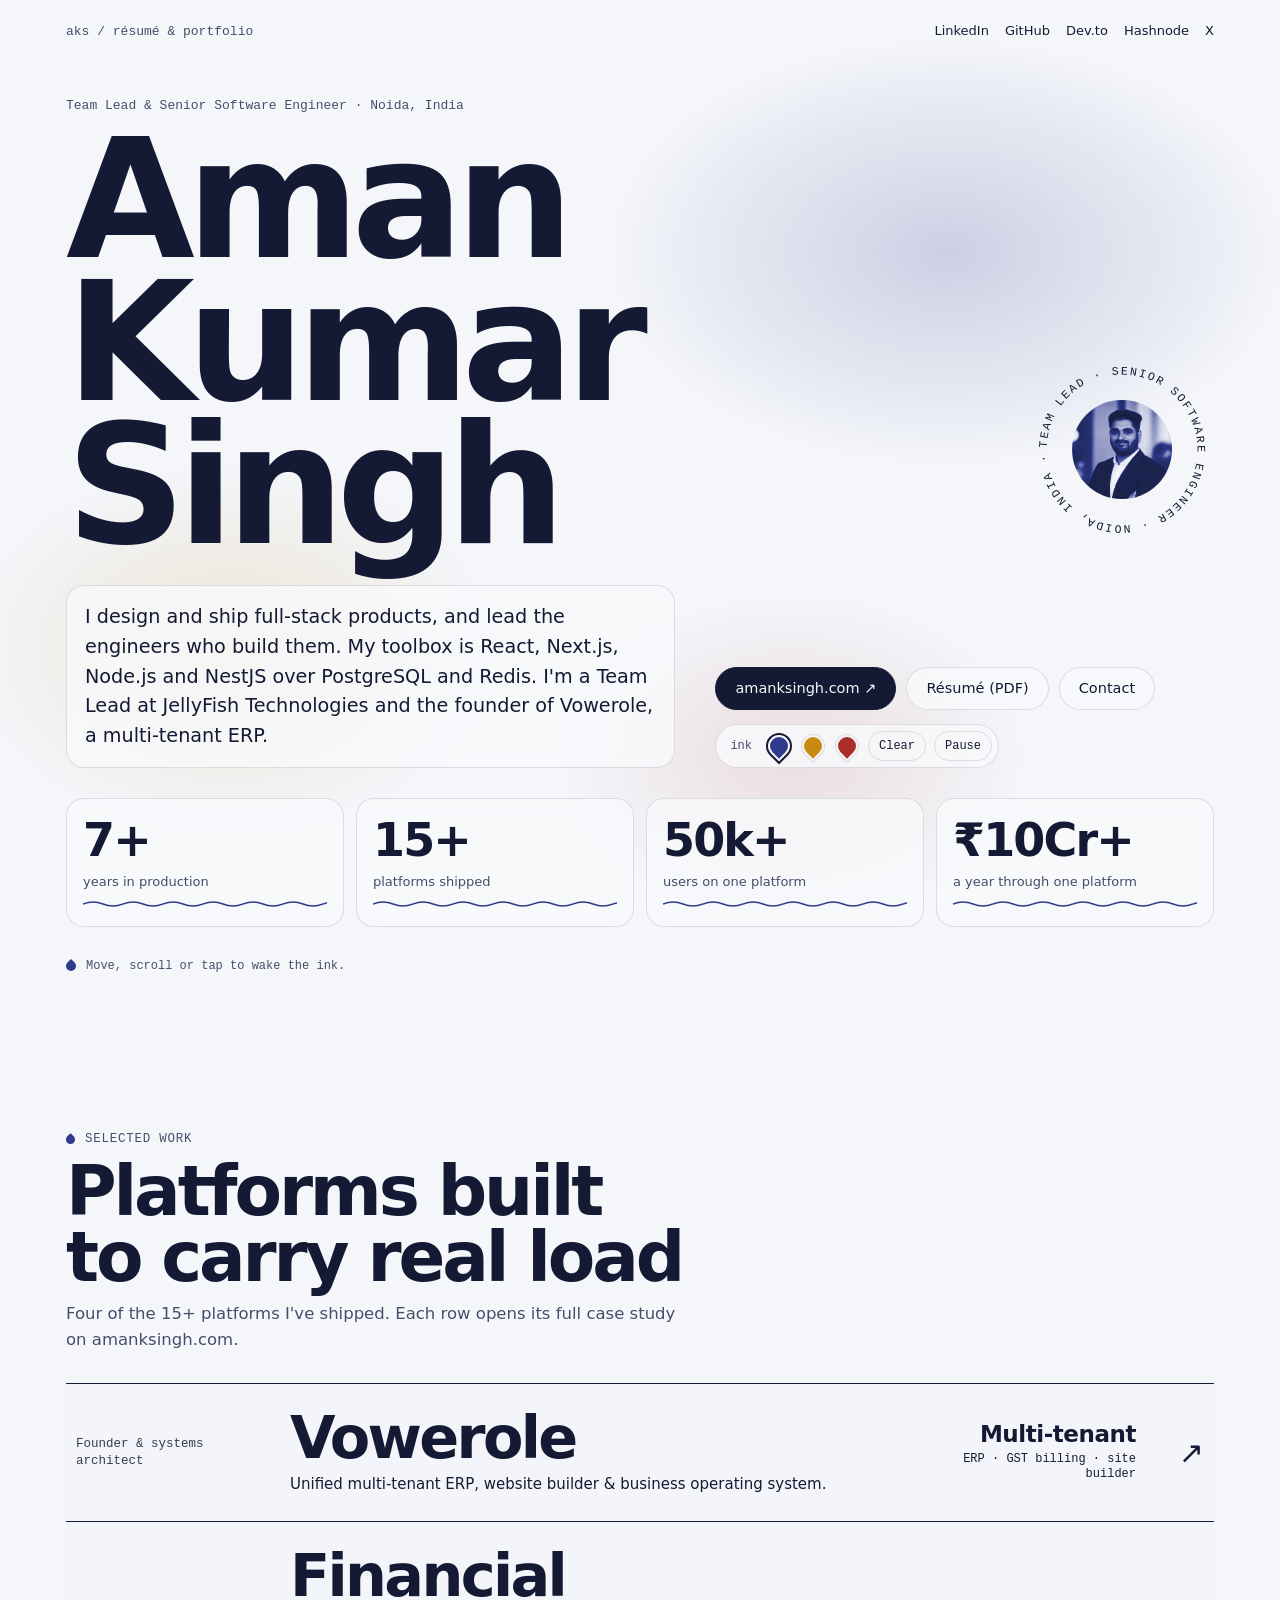
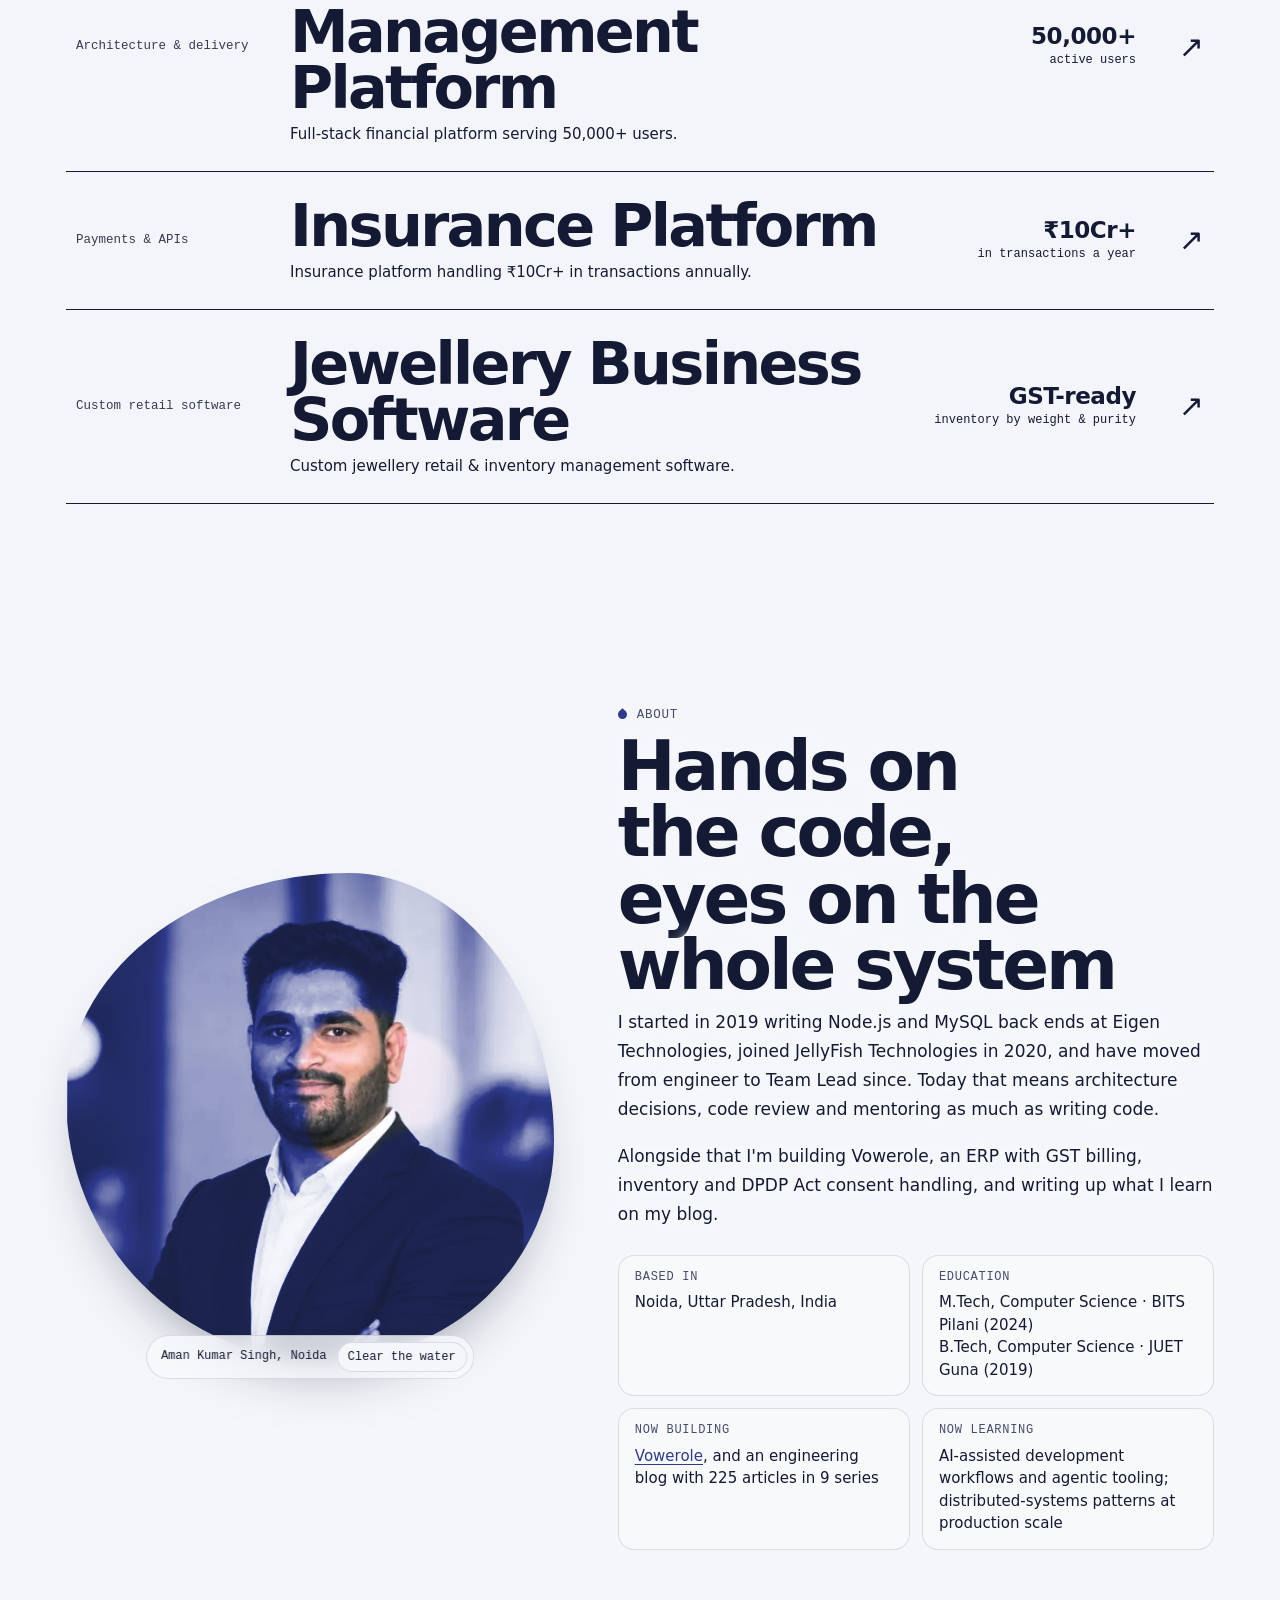
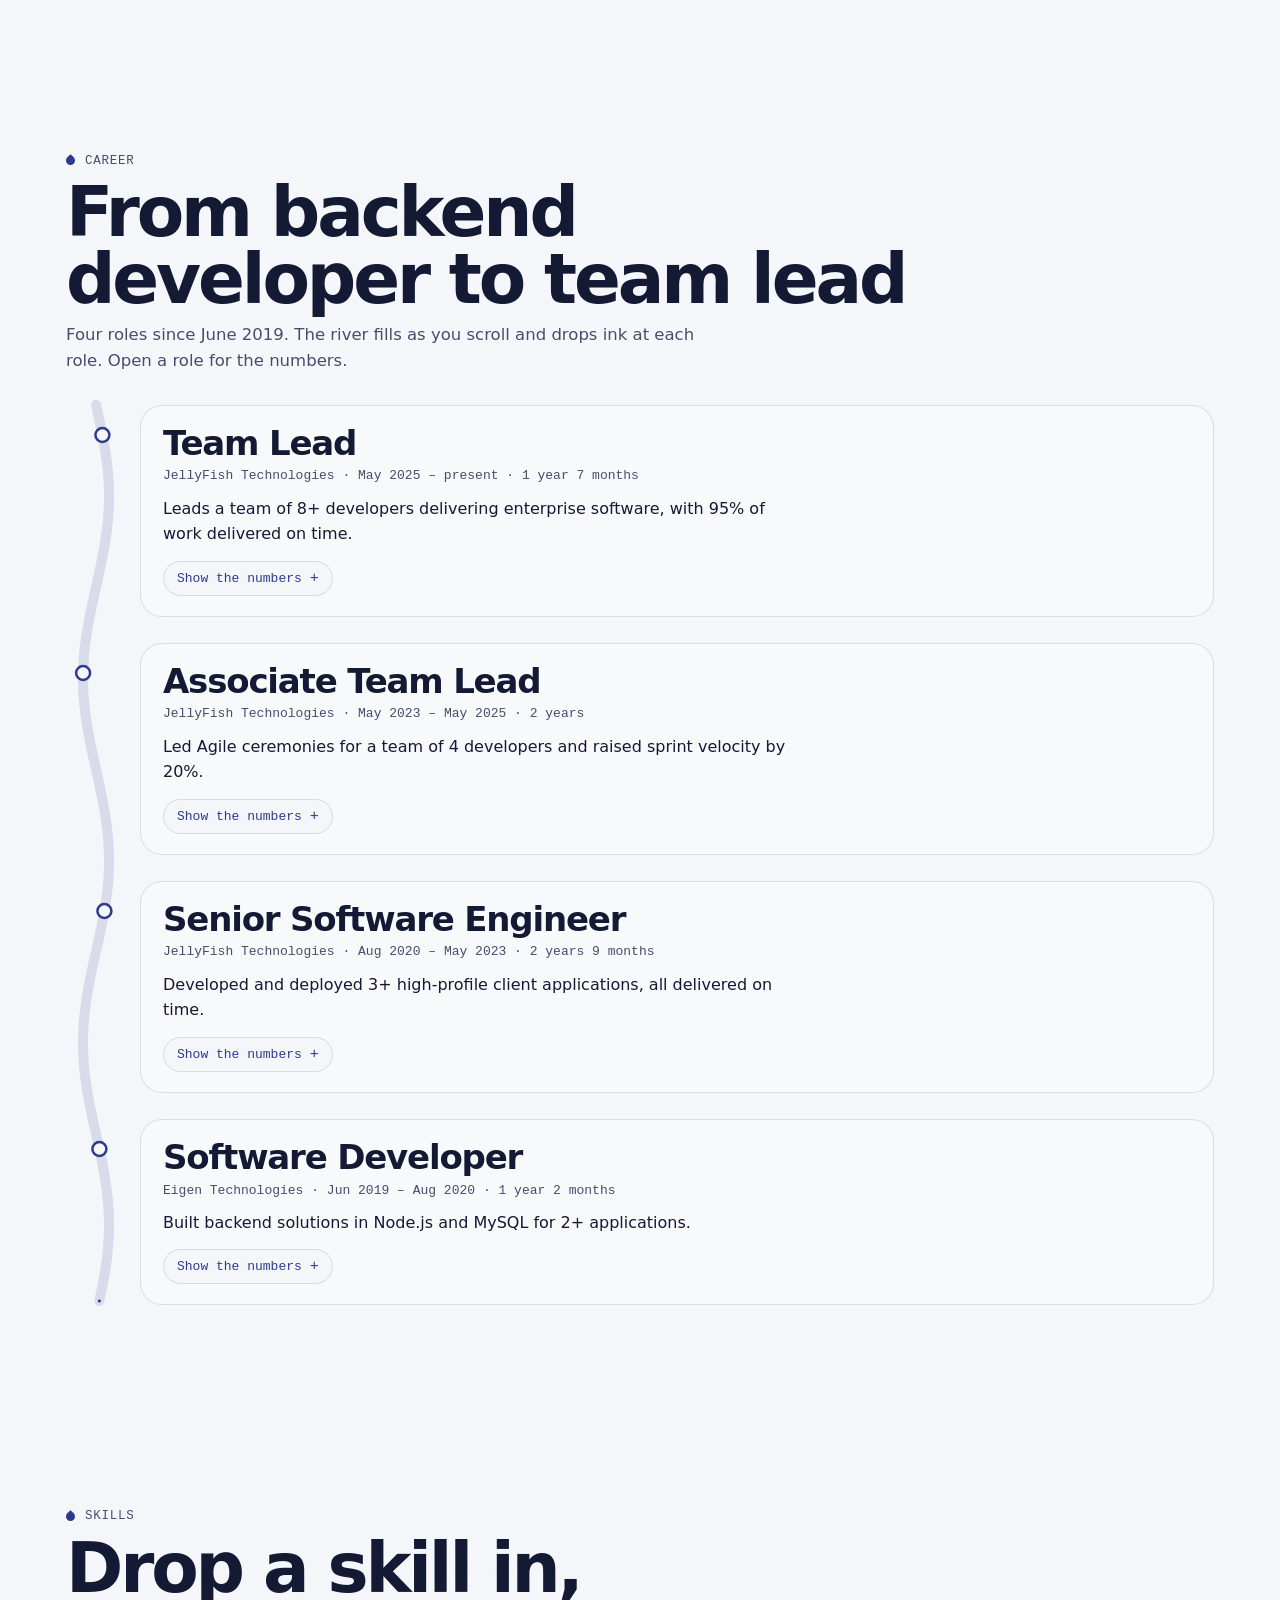
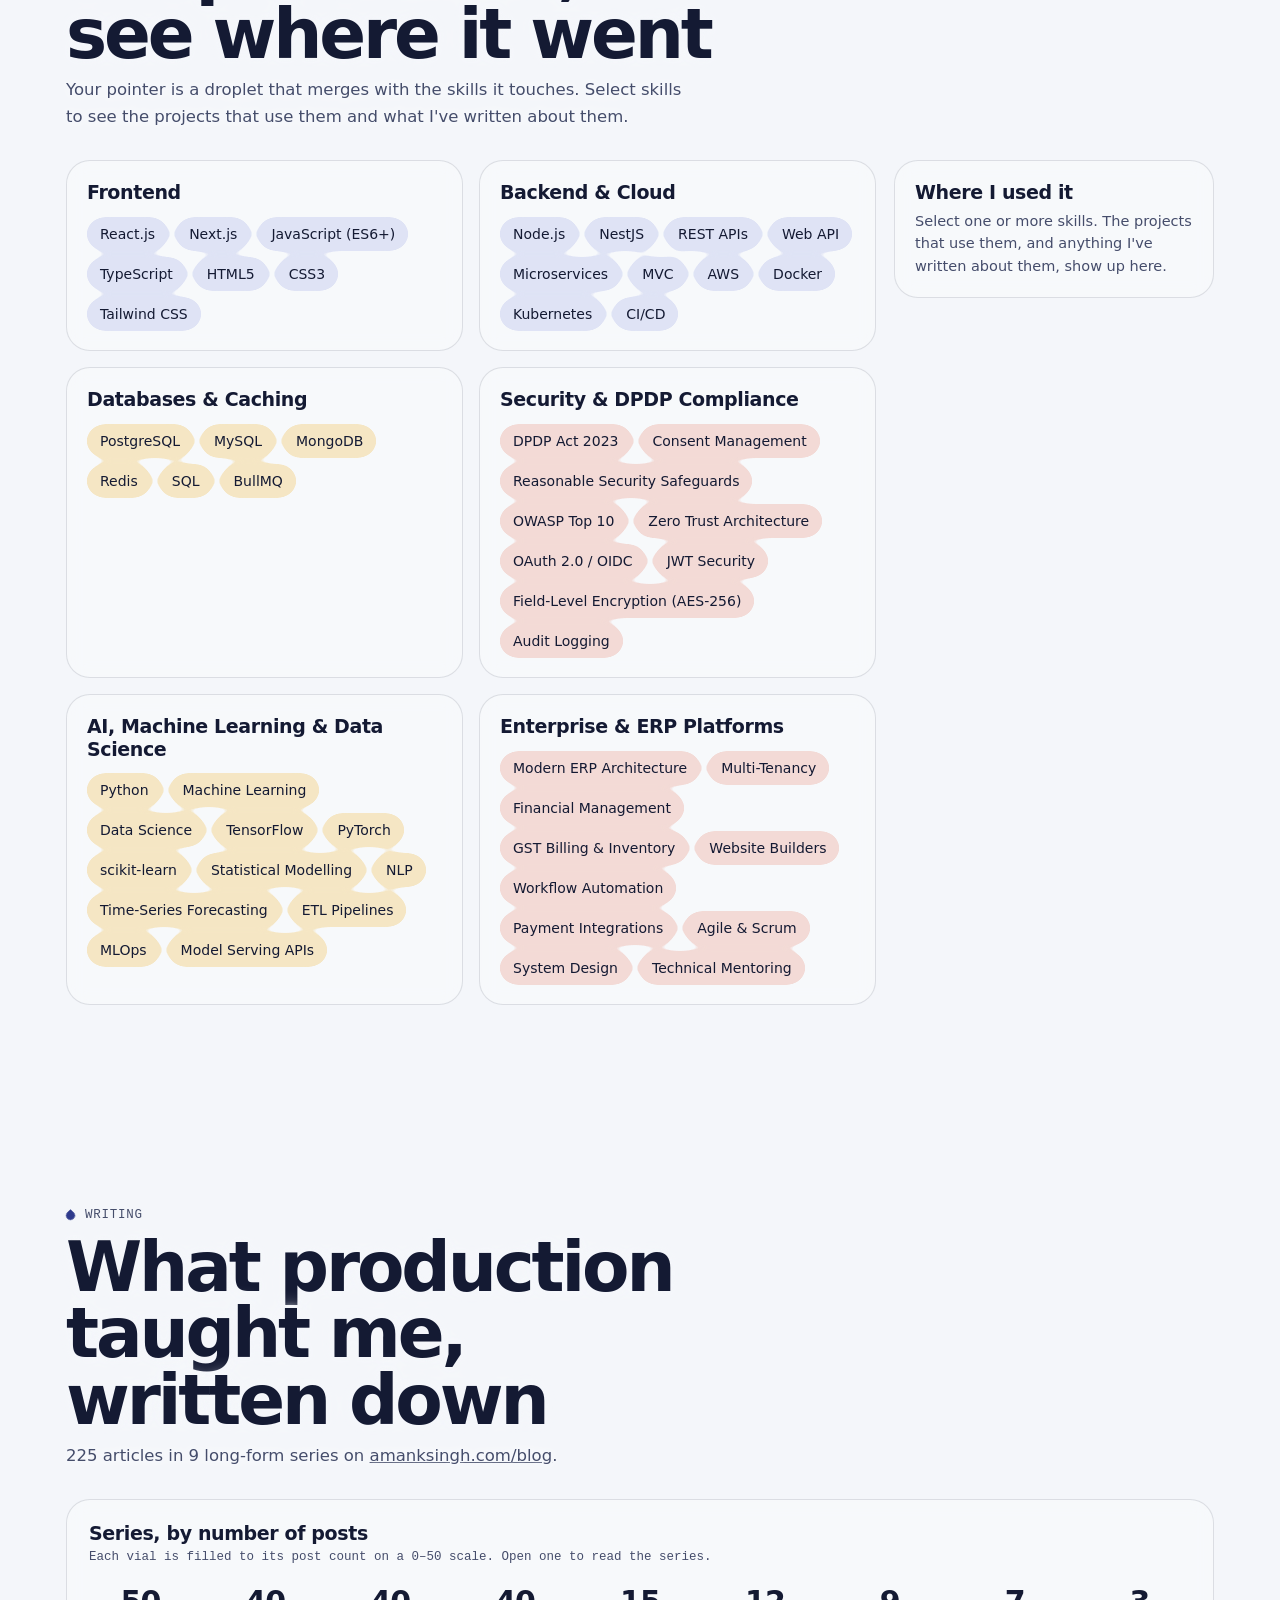
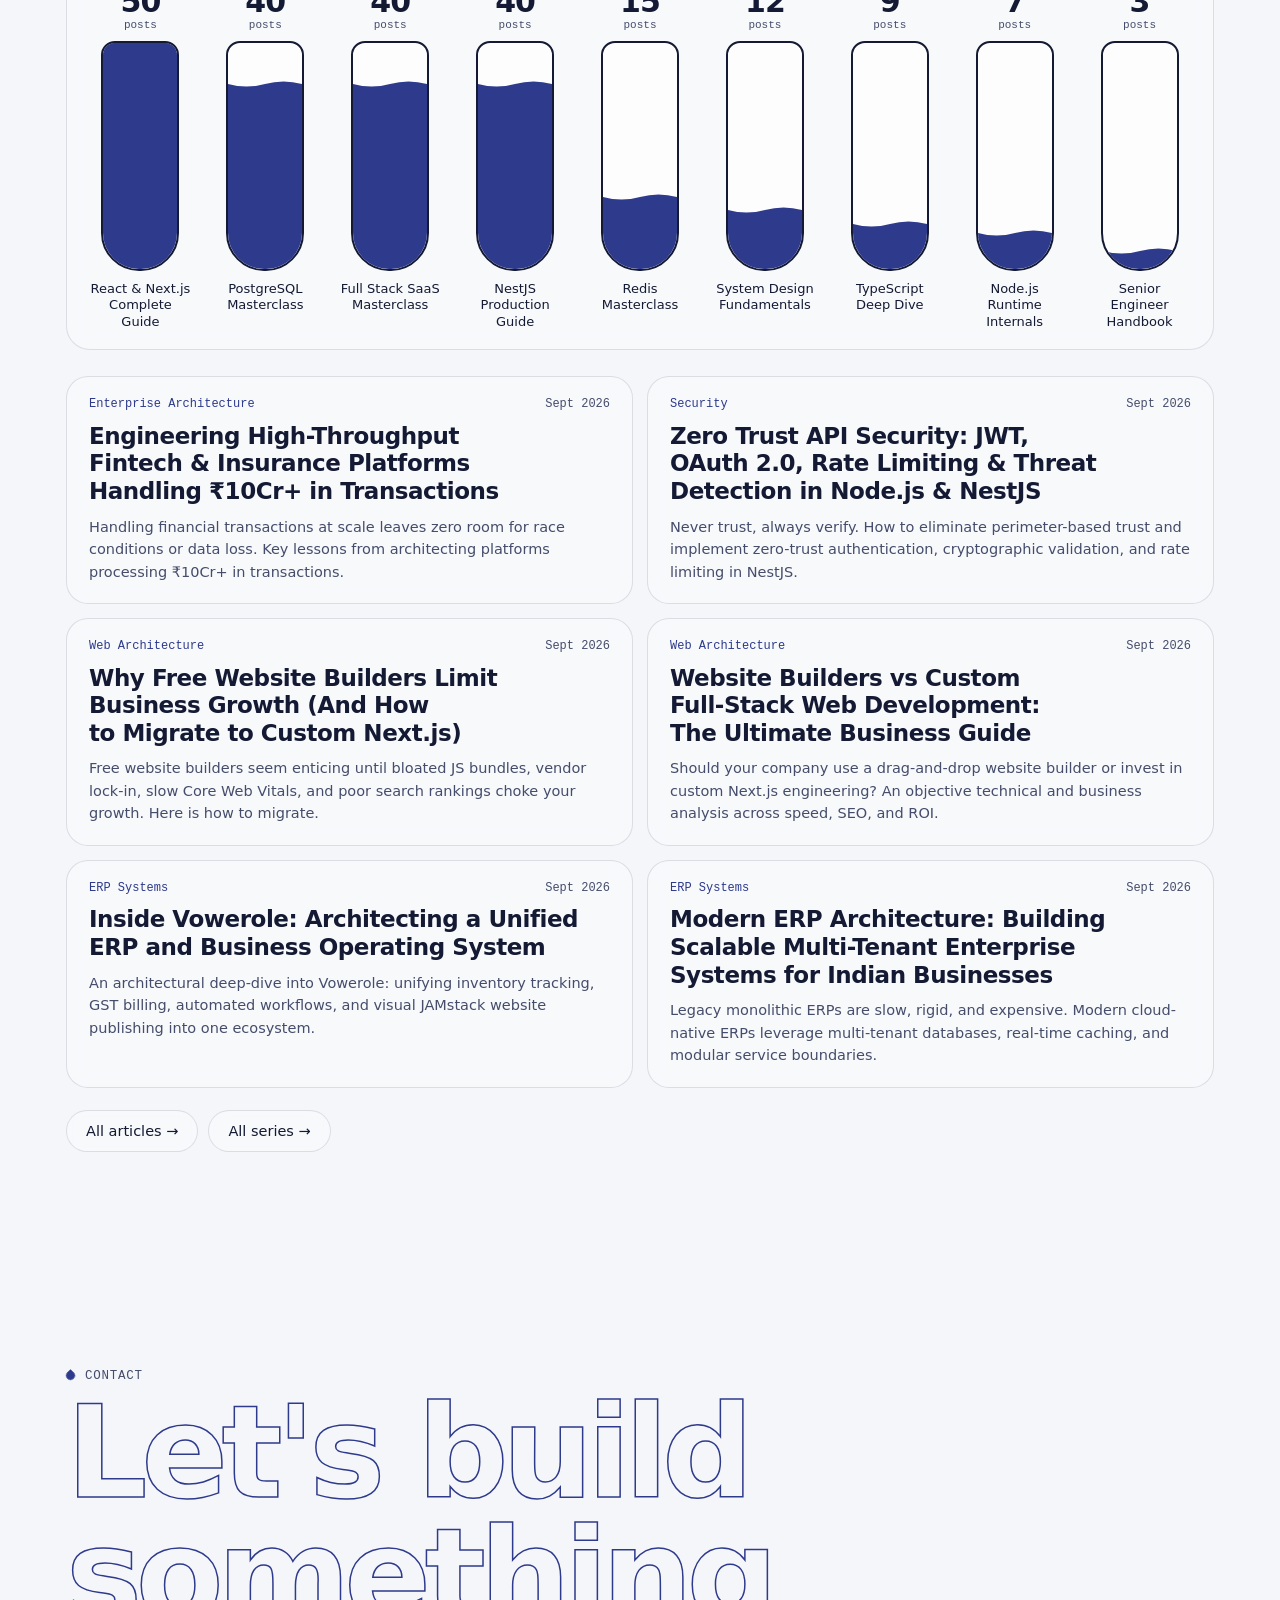
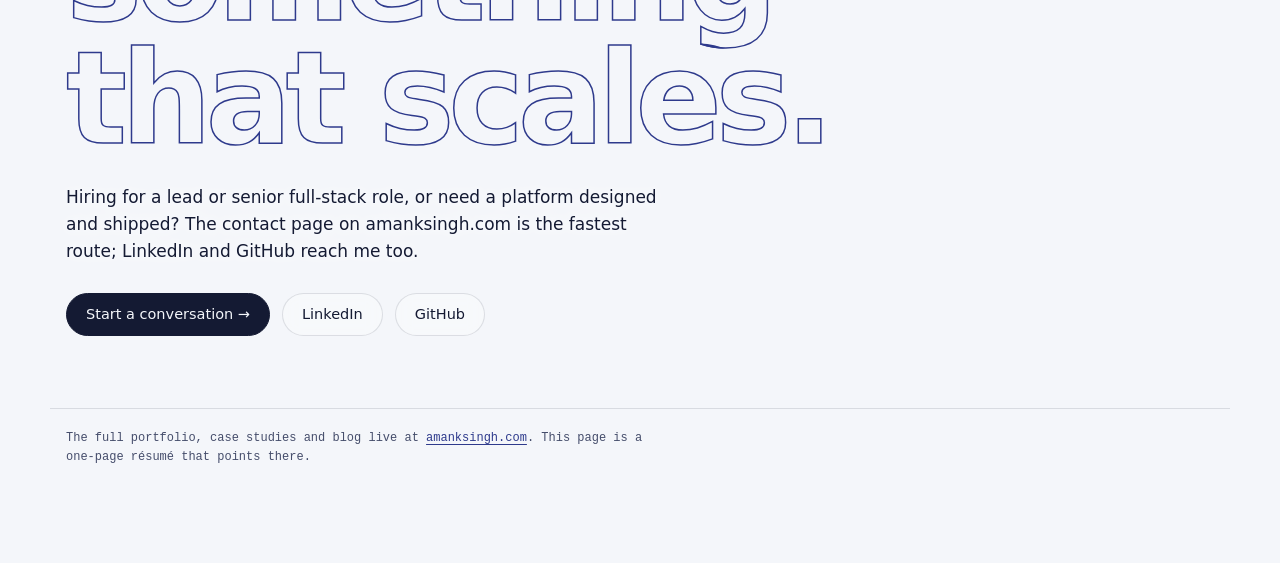
<file: about.html>
<!doctype html>
<html lang="en-IN">
<head>
<meta charset="utf-8">
<meta name="viewport" content="width=device-width,initial-scale=1">
<title>Moved | Aman Kumar Singh</title>
<meta name="robots" content="noindex">
<link rel="canonical" href="https://amansingh1501.github.io/">
<meta http-equiv="refresh" content="0; url=https://amansingh1501.github.io/">
</head>
<body>
<p>This page has moved to <a href="https://amansingh1501.github.io/">amansingh1501.github.io</a>.</p>
</body>
</html>
</file>
<file: assets/site.css>
/* Aman Kumar Singh: one-page résumé and portfolio. "Fluid" direction: ink in water, Indian dye colours on cool paper.
   Plain CSS, no build step. Sections: tokens, base, loader, cursor, dock, hero, sections, work, about, career, skills, writing, contact, motion. */

:root{
  --paper:#f4f6fa; --ink:#141a33; --ink2:#454d6b; --indigo:#2e3a8c; --turmeric:#c98a12; --madder:#a92f28;
  --soft-indigo:#dfe3f5; --soft-turmeric:#f5e6c4; --soft-madder:#f3dad6; --card:rgba(248,249,252,.82); --rule:rgba(20,26,51,.12);
  --cur:var(--indigo); --cur-on:#f4f6fa;
  --f-disp:"Bricolage Grotesque","Bricolage Fallback",system-ui,-apple-system,"Segoe UI",Roboto,sans-serif;
  --f-body:"Instrument Sans","Instrument Fallback",system-ui,-apple-system,"Segoe UI",Roboto,sans-serif;
  --f-mono:"DM Mono",ui-monospace,SFMono-Regular,Menlo,Consolas,monospace;
  color-scheme:light;
}
/* Fallback faces sized to the web fonts, so the swap does not shift the layout. */
@font-face{font-family:"Bricolage Fallback";src:local("Arial");size-adjust:104%;ascent-override:92%;descent-override:24%;line-gap-override:0%}
@font-face{font-family:"Instrument Fallback";src:local("Arial");size-adjust:100%;ascent-override:94%;descent-override:24%;line-gap-override:0%}

*,*::before,*::after{box-sizing:border-box}
html{-webkit-text-size-adjust:100%;scroll-behavior:smooth}
body{margin:0;background:var(--paper);color:var(--ink);font:400 16px/1.5 var(--f-body);isolation:isolate;overflow-x:clip}
[hidden]{display:none!important}
a{color:inherit}
img{max-width:100%;height:auto}
button{font:inherit}
.wrap{max-width:1180px;margin:0 auto;padding-left:max(16px,env(safe-area-inset-left,0px));padding-right:max(16px,env(safe-area-inset-right,0px))}
.sr{position:absolute!important;width:1px;height:1px;overflow:hidden;clip:rect(0 0 0 0);clip-path:inset(50%);white-space:nowrap}
:where(a,button,summary,input,[tabindex]):focus-visible{outline:3px solid var(--indigo);outline-offset:3px;border-radius:6px}
.skip{position:fixed;left:12px;top:12px;z-index:90;padding:10px 14px;border-radius:999px;background:var(--ink);color:var(--paper);font:500 14px/1 var(--f-body);text-decoration:none;transform:translateY(-200%)}
.skip:focus{transform:none}
.ink-indigo{--c:var(--indigo);--on:#f4f6fa;--soft:var(--soft-indigo)}
.ink-turmeric{--c:var(--turmeric);--on:#141a33;--soft:var(--soft-turmeric)}
.ink-madder{--c:var(--madder);--on:#f4f6fa;--soft:var(--soft-madder)}

/* ---------- background: WebGL ink, or the still wash ---------- */
#fl-canvas{position:fixed;inset:0;width:100%;height:100%;display:block;z-index:0;pointer-events:none;opacity:0;transition:opacity .6s}
.fl-fallback{position:fixed;inset:0;z-index:0;pointer-events:none;transition:opacity .6s;
  background:radial-gradient(38% 34% at 74% 28%,rgba(46,58,140,.2),transparent 70%),radial-gradient(30% 30% at 18% 72%,rgba(201,138,18,.16),transparent 70%),radial-gradient(26% 26% at 62% 84%,rgba(169,47,40,.12),transparent 70%)}
.fl-live #fl-canvas{opacity:1}
.fl-live .fl-fallback{opacity:0}
.fl-content{position:relative;z-index:1;padding-bottom:96px;overflow-x:clip}
.fl-glass{background:var(--card);border:1px solid var(--rule)}
@media (hover:hover) and (pointer:fine){.fl-glass{-webkit-backdrop-filter:blur(10px);backdrop-filter:blur(10px)}}
@media (hover:none),(pointer:coarse){.fl-glass{background:rgba(248,249,252,.9)}}
.halo{text-shadow:0 0 18px var(--paper),0 0 6px var(--paper),0 0 2px var(--paper)}

/* ---------- loader: one drop, three ripples, then the paper opens where it landed ---------- */
.fl-loader{position:fixed;inset:0;z-index:80;display:none;place-items:center;background:var(--paper);color:var(--ink);cursor:pointer;transition:opacity .45s ease,visibility .45s;
  -webkit-mask:radial-gradient(circle at 50% 46%,transparent var(--hole,0px),#000 calc(var(--hole,0px) + 1px));mask:radial-gradient(circle at 50% 46%,transparent var(--hole,0px),#000 calc(var(--hole,0px) + 1px))}
.ld .fl-loader{display:grid;animation:fl-failsafe .01s linear 7s forwards}
.fl-loader.out{opacity:0;visibility:hidden}
@keyframes fl-failsafe{to{opacity:0;visibility:hidden;pointer-events:none}}
.fl-ld{display:grid;justify-items:center;gap:18px}
.fl-ld-stage{position:relative;width:220px;height:160px}
.fl-ld .drop{position:absolute;left:50%;top:50%;width:26px;height:26px;margin:-13px 0 0 -13px;background:var(--indigo);border-radius:0 50% 50% 50%;transform:translateY(-46vh) rotate(45deg);animation:fl-fall .62s cubic-bezier(.55,0,1,.45) .1s forwards}
.fl-ld .ring{position:absolute;left:50%;top:50%;width:60px;height:22px;margin:-11px 0 0 -30px;border:2px solid var(--indigo);border-radius:50%;opacity:0;animation:fl-ripple 1.1s cubic-bezier(.2,.7,.3,1) forwards}
.fl-ld .r1{animation-delay:.72s}.fl-ld .r2{animation-delay:.88s}.fl-ld .r3{animation-delay:1.04s}
.fl-ld-name{margin:0;font:800 clamp(30px,6vw,48px)/1 var(--f-disp);letter-spacing:-.04em;opacity:0;transform:translateY(10px);animation:fl-rise .6s cubic-bezier(.2,.8,.2,1) .9s forwards}
.fl-ld-pct{margin:0;font:13px/1 var(--f-mono);color:var(--ink2)}
.fl-ld-pct b{font-weight:500;color:var(--ink);font-variant-numeric:tabular-nums}
.fl-loader .skipmsg{position:absolute;bottom:calc(18px + env(safe-area-inset-bottom,0px));left:0;right:0;margin:0;text-align:center;font:500 11px/1 var(--f-mono);letter-spacing:.08em;color:var(--ink2)}
@keyframes fl-fall{80%{transform:translateY(0) rotate(45deg) scale(1)}100%{transform:translateY(0) rotate(45deg) scale(0)}}
@keyframes fl-ripple{0%{opacity:.9;transform:scale(.2)}100%{opacity:0;transform:scale(3.6)}}
@keyframes fl-rise{to{opacity:1;transform:none}}

/* ---------- ink cursor (fine pointers only) ---------- */
.fl-cursor{position:fixed;left:0;top:0;z-index:78;pointer-events:none;width:12px;height:12px;margin:-6px 0 0 -6px;border-radius:50%;background:var(--cur);opacity:0;display:none;place-items:center;transition:width .3s cubic-bezier(.2,.8,.2,1),height .3s cubic-bezier(.2,.8,.2,1),margin .3s cubic-bezier(.2,.8,.2,1),opacity .2s,background .3s;will-change:transform}
@media (hover:hover) and (pointer:fine){.fl-cursor{display:grid}}
.fl-cursor.on{opacity:.9}
.fl-cursor.big{width:86px;height:86px;margin:-43px 0 0 -43px;opacity:.94}
.fl-cursor span{font:500 11px/1.1 var(--f-mono);letter-spacing:.04em;color:var(--cur-on);opacity:0;transition:opacity .2s;text-align:center;padding:0 6px}
.fl-cursor.big span{opacity:1}

/* ---------- floating dock ---------- */
.fl-dock{position:fixed;z-index:40;left:50%;bottom:calc(14px + env(safe-area-inset-bottom,0px));transform:translateX(-50%);opacity:0;visibility:hidden;translate:0 18px;transition:opacity .35s,translate .35s cubic-bezier(.2,.8,.2,1),visibility 0s .35s;display:flex;align-items:center;gap:6px;padding:5px;border-radius:999px;max-width:calc(100vw - 16px);box-shadow:0 10px 30px -12px rgba(20,26,51,.35)}
.fl-dock.show{opacity:1;visibility:visible;translate:0 0;transition:opacity .35s,translate .35s cubic-bezier(.2,.8,.2,1),visibility 0s}
.fl-dock-links{position:relative;display:flex}
.fl-dock-goo{position:absolute;inset:0;filter:url(#fl-goo);pointer-events:none;opacity:0;transition:opacity .3s}
.fl-dock-goo.on{opacity:1}
.fl-dock-goo i{position:absolute;top:0;bottom:0;left:0;width:60px;border-radius:999px;background:var(--ink);transition:transform .3s cubic-bezier(.3,.8,.3,1),width .3s cubic-bezier(.3,.8,.3,1)}
.fl-dock-goo i.t{transition-duration:.65s,.65s}
.fl-dock-links a{position:relative;z-index:1;padding:9px 13px;border-radius:999px;text-decoration:none;font:500 13.5px/1 var(--f-body);color:var(--ink);white-space:nowrap;transition:color .25s}
.fl-dock-links a.on{color:var(--paper)}
.fl-dock-sep{width:1px;height:22px;background:var(--rule);margin:0 4px}
.fl-dock-ctrl{display:flex;align-items:center;gap:6px}
.fl-swatch{width:22px;height:22px;border-radius:50% 50% 50% 0;transform:rotate(-45deg);border:2px solid var(--paper);background:var(--c);box-shadow:0 0 0 1px var(--rule);cursor:pointer;padding:0;transition:transform .2s}
.fl-swatch:hover{transform:rotate(-45deg) scale(1.12)}
.fl-swatch[aria-pressed="true"]{box-shadow:0 0 0 2px var(--ink)}
.fl-chip{font:500 12px/1 var(--f-mono);padding:8px 10px;border-radius:999px;border:1px solid var(--rule);background:transparent;color:var(--ink);cursor:pointer;white-space:nowrap}
.fl-chip:hover{border-color:var(--ink2)}
.fl-chip[aria-pressed="true"]{background:var(--ink);color:var(--paper)}
@media (max-width:700px){.fl-dock-sep,.fl-dock-ctrl{display:none}.fl-dock-links a{padding:9px 7px;font-size:12.5px}}

/* ---------- hero ---------- */
.fl-hero{padding-block:22px clamp(28px,4vw,48px)}
.fl-top{display:flex;justify-content:space-between;align-items:center;gap:12px 20px;flex-wrap:wrap}
.fl-mark{font:500 13px/1 var(--f-mono);color:var(--ink2)}
.fl-social{display:flex;flex-wrap:wrap;gap:4px 16px;list-style:none;margin:0;padding:0;font:500 13px/1.4 var(--f-body)}
.fl-social a{text-decoration:none;background:linear-gradient(currentColor,currentColor) 0 100%/0 1.5px no-repeat;transition:background-size .3s}
.fl-social a:hover{background-size:100% 1.5px}
.fl-hero-grid{display:grid;grid-template-columns:minmax(0,1fr) auto;align-items:end;gap:20px 32px;margin-top:clamp(28px,5vw,56px)}
.fl-kicker{margin:0;font:500 13px/1.5 var(--f-mono);color:var(--ink2)}
.fl-name{margin:12px 0 0;font-family:var(--f-disp);font-weight:800;font-size:clamp(60px,13vw,204px);line-height:.86;letter-spacing:-.05em;color:var(--ink)}
.fl-name .ln{display:block;white-space:nowrap}
.fl-name .ch{display:inline-block;font-variation-settings:"wght" var(--w,780),"wdth" var(--d,92),"opsz" 96;transform:translateY(calc(var(--f,0) * -.07em))}
.fl-badge{position:relative;display:block;width:clamp(124px,15vw,184px);aspect-ratio:1;max-width:100%;margin-bottom:1.2vw;text-decoration:none;color:var(--ink)}
.fl-badge svg{position:absolute;inset:0;width:100%;height:100%;overflow:visible}
.fl-badge text{font:500 12.5px var(--f-mono);letter-spacing:.12em;fill:currentColor}
.fl-badge img{position:absolute;inset:23%;width:54%;height:54%;border-radius:50%;object-fit:cover;filter:url(#fl-duo);transition:filter .4s,transform .4s}
.fl-badge:hover img,.fl-badge:focus-visible img{filter:none;transform:scale(1.06)}
@media (max-width:620px){.fl-badge{width:92px;margin-bottom:8px}.fl-badge text{font-size:14px}}
.fl-row{display:grid;grid-template-columns:minmax(0,1.1fr) minmax(0,.9fr);gap:20px 40px;align-items:end;margin-top:28px}
@media (max-width:860px){.fl-row{grid-template-columns:minmax(0,1fr)}}
.fl-lede{margin:0;max-width:52ch;font-size:clamp(17px,1.5vw,20px);line-height:1.55;padding:16px 18px;border-radius:18px}
.fl-side{display:grid;gap:14px;justify-items:start}
.fl-cta{display:flex;flex-wrap:wrap;gap:10px}
.fl-tools{display:flex;flex-wrap:wrap;align-items:center;gap:8px;padding:6px;border-radius:999px}
.fl-tools[hidden]{display:none}
.fl-tools .fl-swatch{margin:0 2px}
.fl-tools .lbl{font:12px/1 var(--f-mono);color:var(--ink2);padding:0 6px 0 8px}
.fl-btn{display:inline-flex;align-items:center;gap:8px;padding:13px 19px;border-radius:999px;border:1px solid var(--ink);background:var(--ink);color:var(--paper);font:500 14.5px/1 var(--f-body);text-decoration:none;cursor:pointer;transition:transform .3s cubic-bezier(.2,.8,.2,1),background .25s}
.fl-btn.ghost{background:var(--card);color:var(--ink);border-color:var(--rule)}
@media (hover:hover) and (pointer:fine){.fl-btn.ghost{-webkit-backdrop-filter:blur(8px);backdrop-filter:blur(8px)}}
.fl-btn span{display:inline-block;transition:transform .3s cubic-bezier(.2,.8,.2,1)}
.fl-stats{display:grid;grid-template-columns:repeat(4,minmax(0,1fr));gap:12px;margin:30px 0 0}
@media (max-width:760px){.fl-stats{grid-template-columns:repeat(2,minmax(0,1fr))}}
.fl-stats div{display:flex;flex-direction:column;padding:18px 16px;border-radius:18px;min-width:0}
.fl-stats dd{margin:0;font:800 clamp(30px,3.6vw,46px)/1 var(--f-disp);letter-spacing:-.04em;font-variant-numeric:tabular-nums}
.fl-stats dt{order:2;margin-top:10px;font:13px/1.35 var(--f-body);color:var(--ink2)}
.fl-stats .wv{order:3;display:block;height:8px;margin-top:10px;background:url("data:image/svg+xml,%3Csvg xmlns='http://www.w3.org/2000/svg' width='40' height='8' viewBox='0 0 40 8'%3E%3Cpath d='M0 4 Q 10 0 20 4 T 40 4' fill='none' stroke='%232e3a8c' stroke-width='1.6'/%3E%3C/svg%3E") repeat-x 0 0/40px 8px;animation:fl-wv 2.4s linear infinite}
@keyframes fl-wv{to{background-position:40px 0}}
.fl-hint{display:flex;align-items:center;gap:10px;margin:22px 0 0;font:12px/1.4 var(--f-mono);color:var(--ink2)}
.fl-hint i{flex:none;width:10px;height:10px;border-radius:0 50% 50% 50%;transform:rotate(45deg);background:var(--cur);animation:fl-bob 1.8s ease-in-out infinite}
@keyframes fl-bob{50%{transform:rotate(45deg) translate(3px,3px)}}
.off,.off *{animation-play-state:paused!important}

/* ---------- sections ---------- */
.fl-sec{padding-block:clamp(56px,8vw,104px)}
.fl-eyebrow{margin:0 0 12px;font:500 12.5px/1 var(--f-mono);letter-spacing:.06em;text-transform:uppercase;color:var(--ink2);display:flex;align-items:center;gap:10px}
.fl-eyebrow::before{content:"";width:9px;height:9px;border-radius:0 50% 50% 50%;transform:rotate(45deg);background:var(--cur);transition:background .3s}
.fl-h{margin:0 0 10px;font:800 clamp(36px,5.4vw,72px)/.96 var(--f-disp);letter-spacing:-.045em;text-wrap:balance;max-width:18ch}
@media (hover:hover) and (pointer:fine){.fl-h:hover{filter:url(#fl-ripple)}}
.fl-sub{margin:0 0 30px;max-width:60ch;color:var(--ink2);font-size:16.5px;line-height:1.6}

/* ---------- selected work: hover rows with an ink-cover preview; each row is a plain link ---------- */
.fl-work{list-style:none;margin:0;padding:0;border-top:1px solid var(--ink)}
.fl-wrow{position:relative;isolation:isolate;overflow:hidden;display:grid;grid-template-columns:minmax(0,190px) minmax(0,1fr) minmax(0,220px) 44px;align-items:center;gap:8px 24px;width:100%;padding:26px 10px;border-bottom:1px solid var(--ink);background:rgba(244,246,250,.6);color:var(--ink);text-align:left;text-decoration:none;transition:color .35s .05s}
.fl-wrow .fill{position:absolute;inset:0;z-index:-1;background:var(--c);transform:translateY(101%);transition:transform .6s cubic-bezier(.2,.8,.2,1)}
.fl-wrow:hover,.fl-wrow:focus-visible{color:var(--on)}
.fl-wrow:focus-visible{outline-color:var(--on);outline-offset:-6px;border-radius:0}
.fl-wrow:hover .fill,.fl-wrow:focus-visible .fill{transform:translateY(0)}
.fl-wrow .k{font:12.5px/1.35 var(--f-mono);color:inherit;opacity:.85}
.fl-wrow .nm{display:block;font:800 clamp(30px,4.6vw,62px)/.95 var(--f-disp);letter-spacing:-.045em;transition:transform .45s cubic-bezier(.2,.8,.2,1)}
.fl-wrow .tg{display:block;margin-top:8px;font:15px/1.4 var(--f-body)}
.fl-wrow:hover .nm,.fl-wrow:focus-visible .nm{transform:translateX(14px)}
.fl-wrow .mt{font:700 clamp(18px,1.8vw,24px)/1.1 var(--f-disp);letter-spacing:-.02em;text-align:right}
.fl-wrow .mt small{display:block;margin-top:4px;font:12px/1.3 var(--f-mono);letter-spacing:0}
.fl-wrow .ar{font:400 30px/1 var(--f-body);justify-self:end;transition:transform .35s}
.fl-wrow:hover .ar,.fl-wrow:focus-visible .ar{transform:rotate(45deg)}
@media (max-width:820px){
  .fl-wrow{grid-template-columns:minmax(0,1fr) 36px;padding:22px 6px}
  .fl-wrow .k{grid-column:1/-1}
  .fl-wrow .mt{grid-column:1;text-align:left}
  .fl-wrow .ar{grid-column:2;grid-row:2}
}
.fl-peek{position:fixed;left:0;top:0;z-index:45;width:300px;height:210px;border-radius:20px;overflow:hidden;pointer-events:none;opacity:0;transform:translate(-9999px,0);transition:opacity .25s,scale .3s;scale:.85;box-shadow:0 24px 50px -18px rgba(20,26,51,.45);background:var(--paper)}
.fl-peek.on{opacity:1;scale:1}
.fl-peek canvas{position:absolute;inset:0;width:100%;height:100%}
.fl-peek b{position:absolute;left:18px;bottom:40px;font:800 34px/1 var(--f-disp);letter-spacing:-.04em;color:var(--ink)}
.fl-peek small{position:absolute;left:18px;bottom:18px;right:18px;font:12px/1.3 var(--f-mono);color:var(--ink)}
@media (hover:none),(pointer:coarse){.fl-peek{display:none}}

/* ---------- about: portrait seen through a liquid lens ---------- */
.fl-about{display:grid;grid-template-columns:minmax(0,.9fr) minmax(0,1.1fr);gap:clamp(36px,5vw,72px);align-items:center}
@media (max-width:860px){.fl-about{grid-template-columns:minmax(0,1fr)}}
.fl-portrait{position:relative;margin:0 0 24px;aspect-ratio:1;max-width:500px;width:100%;touch-action:manipulation}
.fl-portrait .frame{position:absolute;inset:0;overflow:hidden;border-radius:58% 42% 47% 53% / 46% 55% 45% 54%;animation:fl-morph 14s ease-in-out infinite;box-shadow:0 30px 60px -30px rgba(20,26,51,.5)}
.fl-portrait img{position:absolute;inset:0;width:100%;height:100%;object-fit:cover}
.fl-portrait .duo{filter:url(#fl-duo)}
.fl-portrait .col{position:absolute;inset:0;-webkit-mask-image:radial-gradient(circle var(--r1,0px) at var(--x1,50%) var(--y1,50%),#000 62%,transparent 74%),radial-gradient(circle var(--r2,0px) at var(--x2,50%) var(--y2,50%),#000 58%,transparent 74%),radial-gradient(circle var(--r3,0px) at var(--x3,50%) var(--y3,50%),#000 58%,transparent 74%);mask-image:radial-gradient(circle var(--r1,0px) at var(--x1,50%) var(--y1,50%),#000 62%,transparent 74%),radial-gradient(circle var(--r2,0px) at var(--x2,50%) var(--y2,50%),#000 58%,transparent 74%),radial-gradient(circle var(--r3,0px) at var(--x3,50%) var(--y3,50%),#000 58%,transparent 74%)}
.fl-portrait figcaption{position:absolute;left:50%;bottom:-18px;transform:translateX(-50%);display:flex;align-items:center;gap:10px;padding:6px 6px 6px 14px;border-radius:999px;font:12px/1.3 var(--f-mono);white-space:nowrap;max-width:calc(100vw - 32px)}
.fl-portrait figcaption .fl-chip{background:var(--paper)}
@keyframes fl-morph{0%,100%{border-radius:58% 42% 47% 53% / 46% 55% 45% 54%}33%{border-radius:44% 56% 60% 40% / 56% 43% 57% 44%}66%{border-radius:52% 48% 38% 62% / 40% 60% 40% 60%}}
.fl-about-copy p.body{margin:0 0 18px;font-size:17px;line-height:1.7;max-width:58ch}
.fl-facts{display:grid;grid-template-columns:repeat(2,minmax(0,1fr));gap:12px;margin:26px 0 0}
@media (max-width:520px){.fl-facts{grid-template-columns:minmax(0,1fr)}}
.fl-facts div{padding:14px 16px;border-radius:16px;min-width:0}
.fl-facts dt{font:12px/1.3 var(--f-mono);letter-spacing:.06em;text-transform:uppercase;color:var(--ink2)}
.fl-facts dd{margin:6px 0 0;font-size:15px;line-height:1.5}
.fl-facts a{color:var(--indigo);text-underline-offset:3px}

/* ---------- career river ---------- */
.fl-river{position:relative;padding-left:74px}
.fl-river::before{content:"";position:absolute;left:29px;top:0;bottom:0;width:3px;border-radius:3px;background:rgba(46,58,140,.2)}
.fl-river.js::before{display:none}
.fl-river svg{position:absolute;left:0;top:0;width:64px;height:100%;overflow:visible}
.fl-river .bed{fill:none;stroke:rgba(46,58,140,.14);stroke-width:10;stroke-linecap:round}
.fl-river .flow{fill:none;stroke:var(--indigo);stroke-width:3;stroke-linecap:round}
.fl-river circle{fill:var(--paper);stroke:var(--indigo);stroke-width:2.5;transition:fill .4s}
.fl-river circle.on{fill:var(--indigo)}
.fl-roles{list-style:none;margin:0;padding:0;display:grid;gap:clamp(18px,3vw,26px)}
.fl-role{padding:20px 22px;border-radius:22px;transition:border-color .3s,transform .3s}
.fl-role:hover{border-color:rgba(46,58,140,.35);transform:translateX(4px)}
.fl-role h3{margin:0;font:800 clamp(24px,3vw,34px)/1.05 var(--f-disp);letter-spacing:-.035em}
.fl-role .when{margin:6px 0 10px;font:13px/1.4 var(--f-mono);color:var(--ink2)}
.fl-role p.d{margin:0;max-width:62ch;line-height:1.6}
.fl-role details{margin-top:14px}
.fl-role summary{display:inline-flex;align-items:center;gap:8px;list-style:none;cursor:pointer;font:500 13px/1 var(--f-mono);padding:9px 13px;border-radius:999px;border:1px solid var(--rule);background:var(--paper);color:var(--indigo)}
.fl-role summary::-webkit-details-marker{display:none}
.fl-role summary::after{content:"+";font-size:15px;line-height:1}
.fl-role details[open] summary::after{content:"\2212"}
.fl-role summary:hover{border-color:var(--indigo)}
.fl-role-detail{margin-top:14px;display:grid;gap:14px}
.fl-role-detail dl{display:flex;flex-wrap:wrap;gap:8px;margin:0}
.fl-role-detail dl div{padding:10px 12px;border-radius:14px;background:var(--soft-indigo);min-width:0}
.fl-role-detail dt{font:11px/1.2 var(--f-mono);color:var(--indigo);text-transform:uppercase;letter-spacing:.05em}
.fl-role-detail dd{margin:4px 0 0;font:700 18px/1.1 var(--f-disp);color:var(--ink)}
.fl-role-detail ul{margin:0;padding-left:18px;display:grid;gap:6px;line-height:1.55}

/* ---------- skills: droplets + where-used panel ---------- */
.fl-skills{display:grid;grid-template-columns:minmax(0,1fr) minmax(0,320px);gap:18px;align-items:start}
.fl-drops{display:grid;grid-template-columns:repeat(2,minmax(0,1fr));gap:16px}
@media (max-width:760px){.fl-drops{grid-template-columns:minmax(0,1fr)}}
.fl-drop{padding:20px;border-radius:24px}
.fl-drop h3{margin:0 0 14px;font:700 19px/1.2 var(--f-disp);letter-spacing:-.02em}
.fl-field{position:relative;touch-action:pan-y}
.fl-field .goo{position:absolute;inset:0;display:flex;flex-wrap:wrap;gap:8px;align-content:flex-start;filter:url(#fl-goo2);pointer-events:none}
.fl-field .goo span,.fl-field .lbl .sk{padding:9px 13px;font:500 14px/1 var(--f-body);border-radius:999px;white-space:nowrap;border:0;margin:0}
.fl-field .goo span{color:transparent;background:var(--soft);transition:background .3s}
.fl-field .goo span.sel{background:var(--c)}
.fl-field .goo .blob{position:absolute;left:0;top:0;width:54px;height:54px;padding:0;border-radius:50%;background:var(--soft);transform:translate(var(--x,-100px),var(--y,-100px));opacity:0;transition:opacity .25s}
.fl-field.live .goo .blob{opacity:1}
.fl-field .lbl{position:relative;display:flex;flex-wrap:wrap;gap:8px;list-style:none;margin:0;padding:0}
.fl-field .lbl li{display:flex}
.fl-field .lbl .sk{background:transparent;color:var(--ink);transition:color .2s}
.fl-field .lbl button.sk{cursor:pointer}
.fl-field .lbl .sk.near{color:var(--c)}
.fl-field .lbl .sk[aria-pressed="true"]{color:var(--on)}
.fl-field:not(.js) .lbl .sk{background:var(--soft)}
.fl-uses{position:sticky;top:20px;padding:20px;border-radius:24px}
@media (max-width:980px){.fl-skills{grid-template-columns:minmax(0,1fr)}.fl-uses{order:-1;position:static}}
.fl-uses h3{margin:0 0 6px;font:700 19px/1.2 var(--f-disp);letter-spacing:-.02em}
.fl-uses p{margin:0;color:var(--ink2);font-size:14.5px;line-height:1.55}
.fl-uses .picked{display:flex;flex-wrap:wrap;gap:6px;margin:12px 0}
.fl-uses .picked span{font:12px/1 var(--f-mono);padding:6px 9px;border-radius:999px;background:var(--ink);color:var(--paper)}
.fl-uses .hits{list-style:none;margin:10px 0 0;padding:0;display:grid;gap:8px}
.fl-uses .hits a{display:flex;justify-content:space-between;align-items:center;gap:10px;width:100%;padding:12px 14px;border-radius:14px;border:1px solid var(--rule);background:var(--paper);color:var(--ink);text-align:left;font:500 14.5px/1.3 var(--f-body);text-decoration:none}
.fl-uses .hits a:hover{border-color:var(--ink2)}
.fl-uses .hits small{font:12px/1.2 var(--f-mono);color:var(--ink2);white-space:nowrap}
.fl-uses .sub{margin:16px 0 0;font:12px/1 var(--f-mono);letter-spacing:.06em;text-transform:uppercase;color:var(--ink2)}
.fl-uses .clear{margin-top:14px}

/* ---------- writing: series vials + latest posts ---------- */
.fl-vials-wrap{padding:22px 22px 18px;border-radius:24px}
.fl-vials-wrap h3{margin:0;font:700 19px/1.2 var(--f-disp);letter-spacing:-.02em}
.fl-vials-wrap .note{margin:4px 0 20px;font:12.5px/1.4 var(--f-mono);color:var(--ink2)}
.fl-vials{display:grid;grid-template-columns:repeat(auto-fit,minmax(92px,1fr));gap:clamp(10px,2vw,22px);align-items:start}
.fl-vial{display:grid;justify-items:center;align-content:start;gap:10px;text-decoration:none;color:var(--ink);min-width:0}
.fl-vial .tube{position:relative;width:min(78px,100%);height:230px;border-radius:14px 14px 38px 38px;border:2px solid var(--ink);background:rgba(255,255,255,.6);overflow:hidden;transition:transform .3s cubic-bezier(.2,.8,.2,1)}
.fl-vial:hover .tube,.fl-vial:focus-visible .tube{transform:translateY(-6px)}
.fl-vial .liq{position:absolute;left:0;right:0;bottom:0;height:calc(var(--v) * 100%);background:var(--indigo)}
.fl-vial .liq svg{position:absolute;left:-50%;top:-9px;width:200%;height:10px;fill:var(--indigo);transform:rotate(var(--tilt,0deg));transform-origin:50% 100%;overflow:visible}
.fl-vial .liq svg path{animation:fl-surf 2.2s linear infinite}
@keyframes fl-surf{to{transform:translateX(-50%)}}
.fl-vial .n{font:800 30px/1 var(--f-disp);letter-spacing:-.03em;font-variant-numeric:tabular-nums;text-align:center}
.fl-vial .n small{display:block;margin-top:3px;font:11px/1 var(--f-mono);letter-spacing:0;color:var(--ink2)}
.fl-vial .t{font:500 13px/1.3 var(--f-body);text-align:center;text-wrap:balance}
@media (max-width:560px){
  .fl-vials{grid-template-columns:minmax(0,1fr);gap:14px}
  .fl-vial{grid-template-columns:minmax(0,1fr) auto;grid-template-areas:"t n" "tube tube";justify-items:stretch;align-content:start;gap:6px}
  .fl-vial .t{grid-area:t;text-align:left;font-size:14px}
  .fl-vial .n{grid-area:n;display:flex;align-items:baseline;gap:5px;font-size:20px}
  .fl-vial .n small{display:inline;margin:0}
  .fl-vial .tube{grid-area:tube;width:100%;height:22px;border-radius:999px}
  .fl-vial .liq{top:0;right:auto;height:auto;width:calc(var(--v) * 100%)}
  .fl-vial .liq svg{display:none}
}
.fl-posts{list-style:none;margin:26px 0 0;padding:0;display:grid;grid-template-columns:repeat(2,minmax(0,1fr));gap:14px}
@media (max-width:760px){.fl-posts{grid-template-columns:minmax(0,1fr)}}
.fl-post a{display:flex;flex-direction:column;gap:10px;height:100%;padding:20px 22px;border-radius:22px;text-decoration:none;color:var(--ink);transition:transform .3s cubic-bezier(.2,.8,.2,1),border-color .3s}
.fl-post a:hover,.fl-post a:focus-visible{transform:translateY(-3px);border-color:rgba(46,58,140,.4)}
.fl-post .meta{display:flex;justify-content:space-between;gap:10px;font:12px/1.3 var(--f-mono);color:var(--ink2)}
.fl-post .meta b{font-weight:500;color:var(--indigo)}
.fl-post h3{margin:0;font:700 clamp(19px,1.8vw,23px)/1.2 var(--f-disp);letter-spacing:-.02em;text-wrap:balance}
.fl-post h3 span{background:linear-gradient(var(--cur),var(--cur)) 0 100%/0 2px no-repeat;transition:background-size .45s cubic-bezier(.2,.8,.2,1)}
.fl-post a:hover h3 span,.fl-post a:focus-visible h3 span{background-size:100% 2px}
.fl-post p{margin:0;color:var(--ink2);font-size:14.5px;line-height:1.55}
.fl-more{display:flex;flex-wrap:wrap;gap:10px;margin-top:22px}

/* ---------- contact ---------- */
.fl-foot{padding-block:clamp(64px,9vw,120px) 24px}
.fl-fill{margin:0;font:800 clamp(50px,10vw,150px)/.92 var(--f-disp);letter-spacing:-.05em}
.fl-fill span{display:block;width:max-content;max-width:100%;padding:.04em .1em .18em;margin:-.04em -.1em -.18em;color:transparent;-webkit-text-stroke:1.5px var(--indigo);
  background-image:url("data:image/svg+xml,%3Csvg xmlns='http://www.w3.org/2000/svg' width='220' height='26' viewBox='0 0 220 26'%3E%3Cpath d='M0 13 Q 27.5 0 55 13 T 110 13 T 165 13 T 220 13 V26 H0Z' fill='%232e3a8c'/%3E%3C/svg%3E"),linear-gradient(var(--indigo),var(--indigo));
  background-repeat:repeat-x,no-repeat;background-size:220px 26px,100% 100%;background-position:var(--wx,0px) calc(var(--lvl,0px) - 25px),0 var(--lvl,0px);
  -webkit-background-clip:text;background-clip:text}
.fl-foot p.body{margin:26px 0 0;max-width:56ch;font-size:17px;line-height:1.6}
.fl-mag{display:flex;flex-wrap:wrap;gap:12px;margin-top:28px}
.fl-fine{margin-top:48px;padding-top:20px;border-top:1px solid var(--rule);font:12px/1.6 var(--f-mono);color:var(--ink2)}
.fl-fine p{margin:0;max-width:80ch}
.fl-fine a{color:var(--indigo);text-underline-offset:3px}

/* ---------- 404 ---------- */
.fl-404{min-height:100svh;display:grid;align-content:center;padding-block:48px}
.fl-404 h1{margin:0 0 14px;font:800 clamp(64px,16vw,200px)/.86 var(--f-disp);letter-spacing:-.05em}
.fl-404 p{max-width:52ch;font-size:17px;line-height:1.6;color:var(--ink2)}

/* ---------- reduced motion: still wash, no loader, no autonomous animation ---------- */
@media (prefers-reduced-motion:reduce){
  html{scroll-behavior:auto}
  *,*::before,*::after{animation-duration:.001ms!important;animation-iteration-count:1!important;transition-duration:.001ms!important;transition-delay:0s!important}
  .fl-loader{display:none!important}
}
</file>
